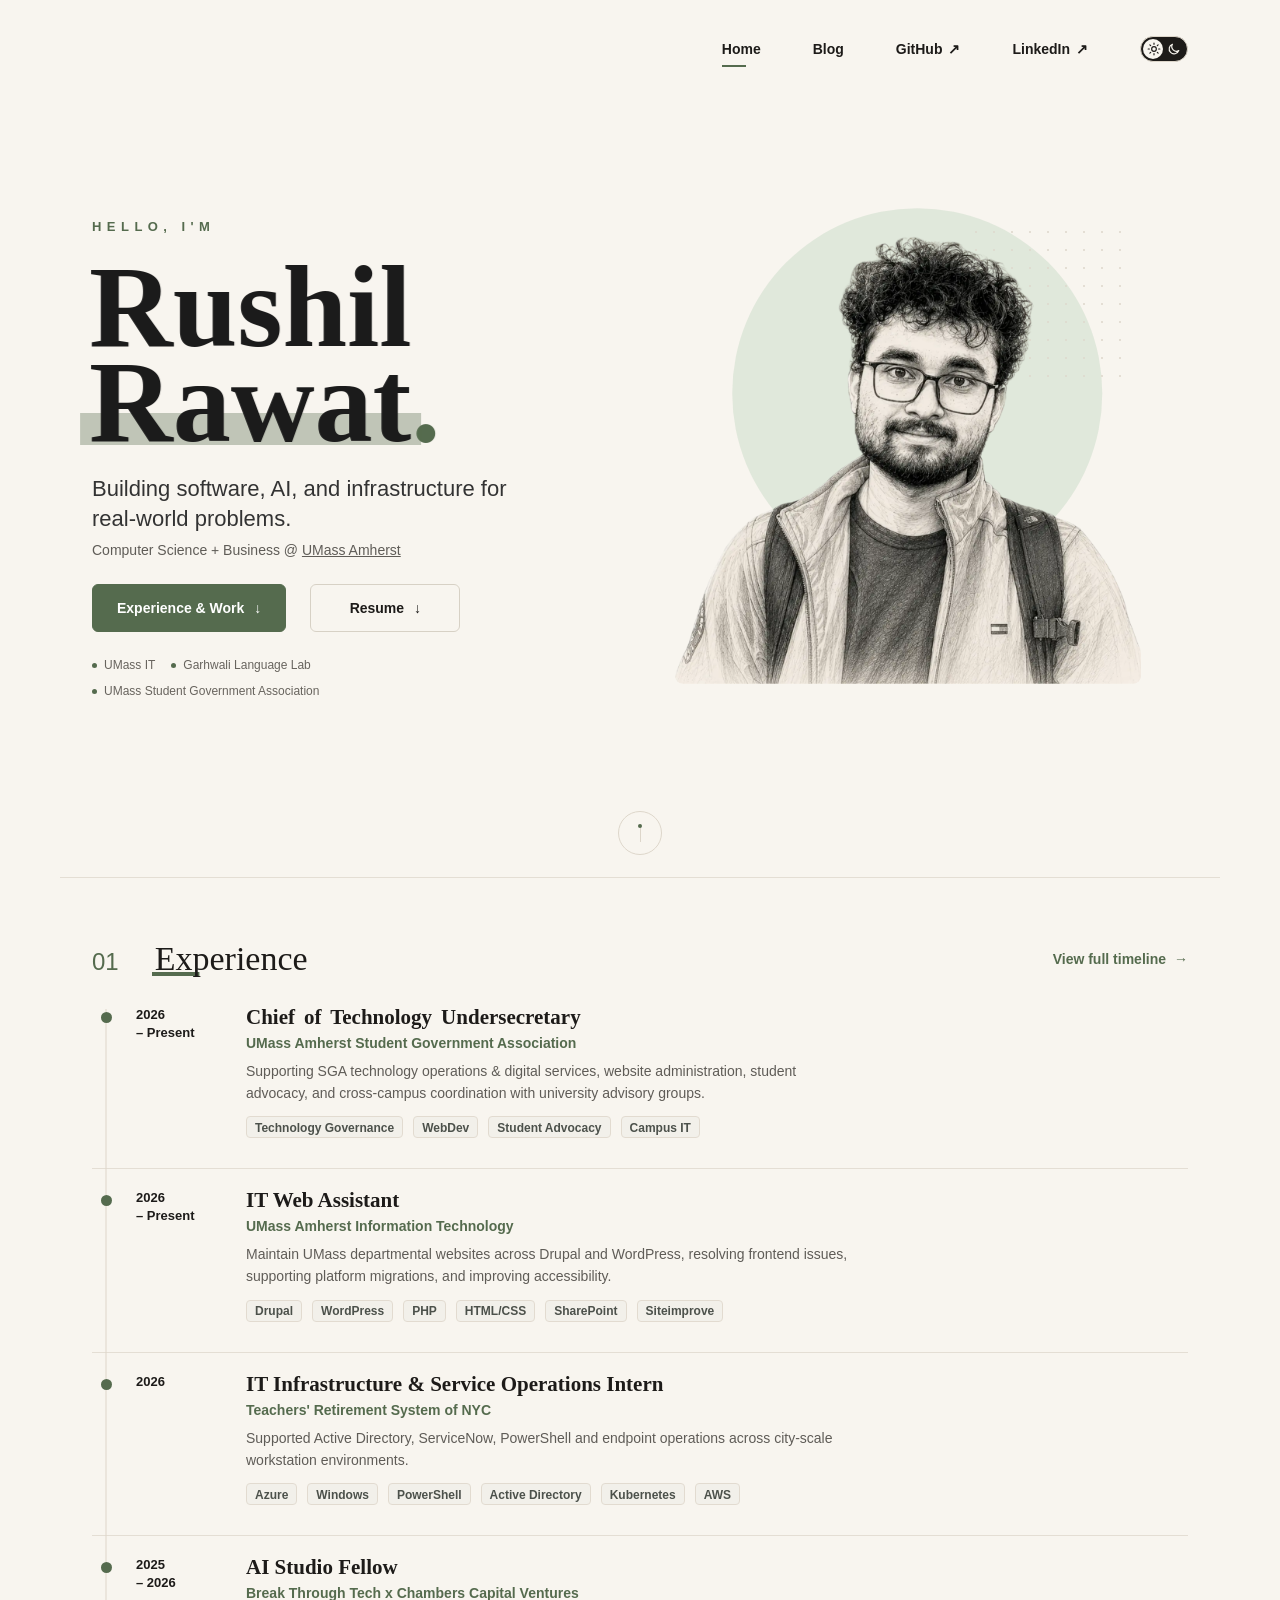
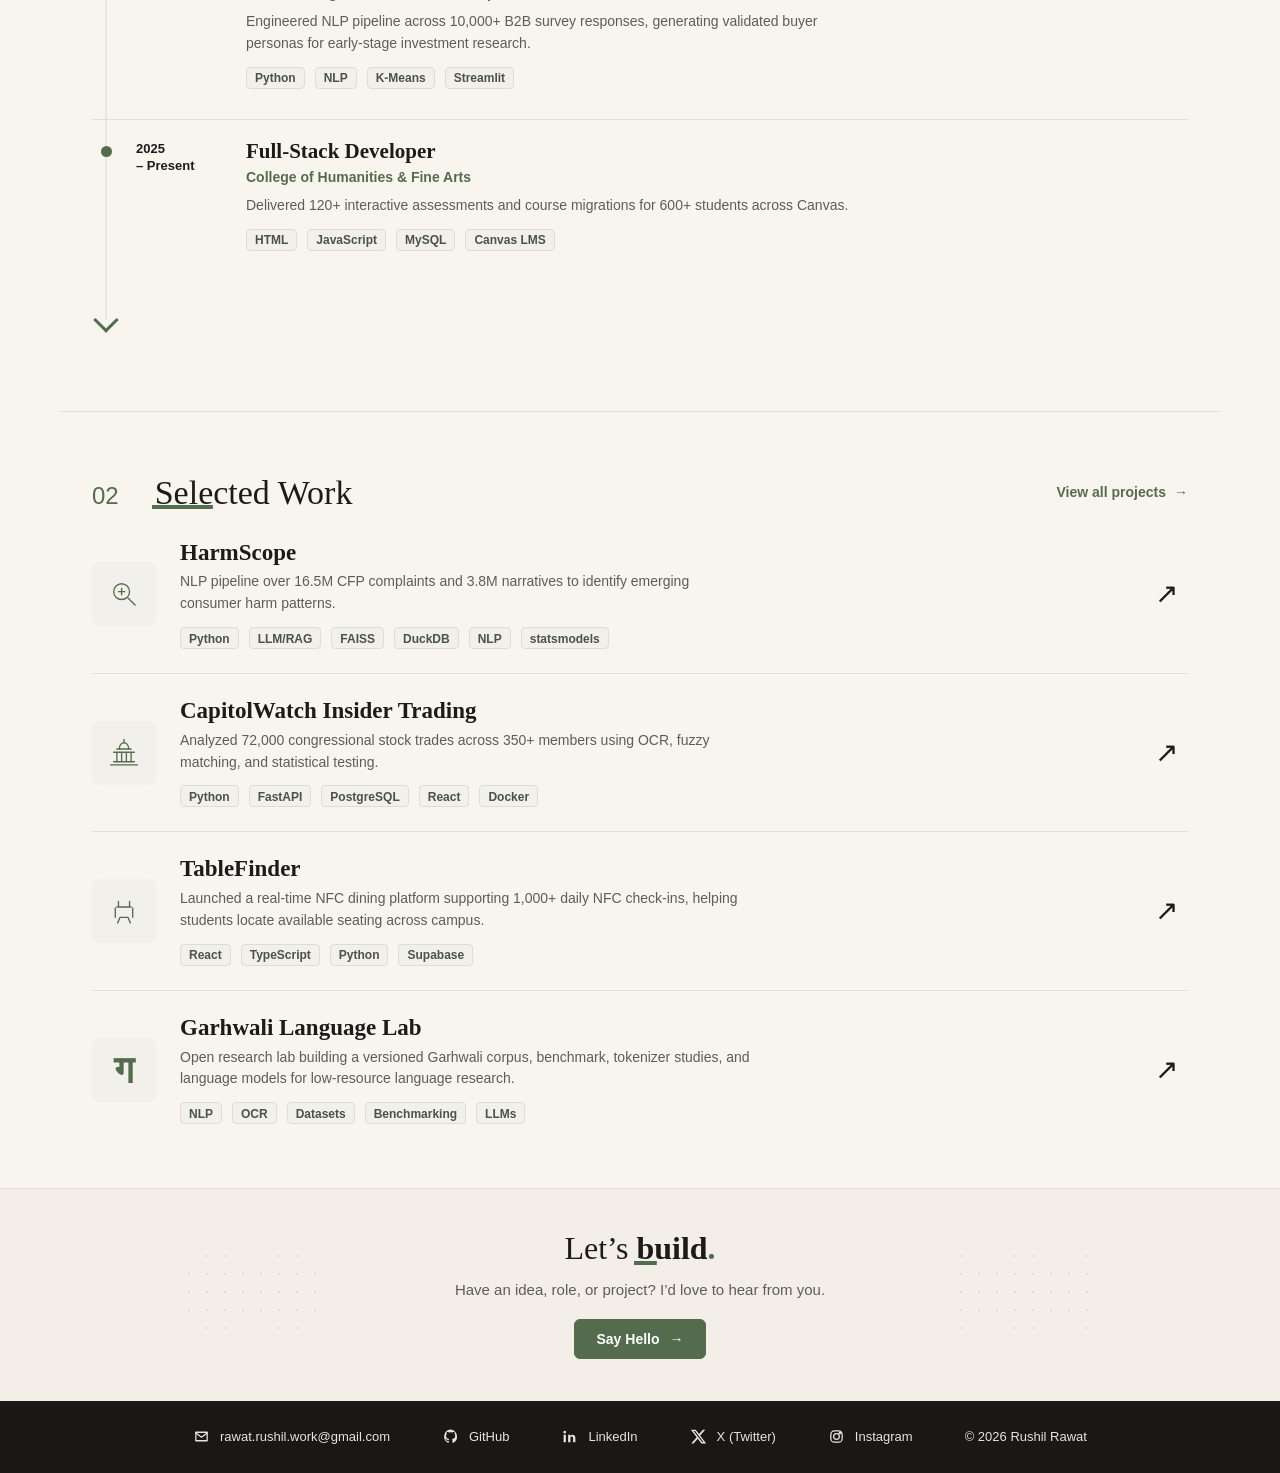
<file: index.html>
<!doctype html>
<html lang="en">
  <head>
    <meta charset="utf-8" />
    <meta name="viewport" content="width=device-width, initial-scale=1" />
    <meta
      name="description"
      content="Rushil Rawat is a UMass Amherst CS student building software, AI tools, and infrastructure for campus and city-scale systems."
    />
    <meta property="og:type" content="website" />
    <meta property="og:title" content="Rushil Rawat" />
    <meta property="og:url" content="https://rushilrawat.com/" />
    <meta
      property="og:description"
      content="UMass Amherst CS student building software, AI tools, and infrastructure for campus and city-scale systems."
    />
    <meta property="og:image" content="https://rushilrawat.com/assets/images/hero-rushil.webp" />
    <title>Rushil Rawat</title>
    <link rel="icon" href="favicon.ico" sizes="any" />
    <link rel="icon" type="image/svg+xml" href="assets/images/icon.svg" />
    <link rel="icon" type="image/png" href="favicon.png" sizes="512x512" />
    <link rel="apple-touch-icon" href="favicon.png" />
    <link rel="canonical" href="https://rushilrawat.com/" />
    <script type="application/ld+json">
      {
        "@context": "https://schema.org",
        "@graph": [
          {
            "@type": "Person",
            "@id": "https://rushilrawat.com/#person",
            "name": "Rushil Rawat",
            "url": "https://rushilrawat.com/",
            "email": "mailto:rawat.rushil.work@gmail.com",
            "affiliation": {
              "@type": "CollegeOrUniversity",
              "name": "University of Massachusetts Amherst"
            },
            "sameAs": [
              "https://github.com/rushilrawat",
              "https://www.linkedin.com/in/rushilrawat"
            ]
          },
          {
            "@type": "WebSite",
            "@id": "https://rushilrawat.com/#website",
            "url": "https://rushilrawat.com/",
            "name": "Rushil Rawat",
            "publisher": {
              "@id": "https://rushilrawat.com/#person"
            }
          }
        ]
      }
    </script>
    <link rel="stylesheet" href="styles.css" />
  </head>
  <body>
    <div class="site-shell">
      <header class="site-header">
        <nav class="site-nav" aria-label="Primary navigation">
          <a class="nav-link active" href="#home">Home</a>
          <a class="nav-link" href="blog.html">Blog</a>
          <a
            class="nav-link external"
            href="https://github.com/rushilrawat"
            target="_blank"
            rel="noopener noreferrer"
          >
            GitHub
            <span aria-hidden="true">&#x2197;&#xfe0e;</span>
          </a>
          <a
            class="nav-link external"
            href="https://www.linkedin.com/in/rushilrawat"
            target="_blank"
            rel="noopener noreferrer"
          >
            LinkedIn
            <span aria-hidden="true">&#x2197;&#xfe0e;</span>
          </a>
          <button class="theme-toggle" type="button" aria-label="Toggle dark mode">
            <span class="theme-icon theme-sun" aria-hidden="true">
              <svg viewBox="0 0 24 24">
                <circle cx="12" cy="12" r="4" />
                <path d="M12 2v2M12 20v2M4.9 4.9l1.4 1.4M17.7 17.7l1.4 1.4M2 12h2M20 12h2M4.9 19.1l1.4-1.4M17.7 6.3l1.4-1.4" />
              </svg>
            </span>
            <span class="theme-icon theme-moon" aria-hidden="true">
              <svg viewBox="0 0 24 24">
                <path d="M20.2 14.7A8 8 0 0 1 9.3 3.8 8.5 8.5 0 1 0 20.2 14.7z" />
              </svg>
            </span>
            <span class="theme-knob" aria-hidden="true"></span>
          </button>
        </nav>
      </header>

      <main>
        <section class="hero page-band" id="home" aria-label="Introduction">
          <div class="hero-copy">
            <p class="eyebrow">Hello, I'm</p>
            <h1>Rushil<br /><span class="heading-highlight">Rawat</span><span>.</span></h1>
            <p class="hero-text">
              <span class="hero-tagline">Building software, AI, and infrastructure for real-world problems.</span>
              <span class="hero-degree">
                Computer Science + Business @
                <a href="https://www.umass.edu/" target="_blank" rel="noopener noreferrer">UMass Amherst</a>
              </span>
            </p>

            <div class="hero-actions" aria-label="Primary actions">
              <a class="btn primary" href="#experience">
                Experience &amp; Work
                <span aria-hidden="true">&darr;</span>
              </a>
              <details class="resume-picker">
                <summary class="btn secondary">
                  Resume
                  <span aria-hidden="true">&darr;</span>
                </summary>
                <div class="resume-menu" aria-label="Choose a resume">
                  <a
                    class="resume-option"
                    href="assets/pdf/Rushil_Rawat_AIMLDS.pdf"
                    target="_blank"
                    rel="noopener noreferrer"
                  >
                    <span>AI / ML / DS</span>
                    <span aria-hidden="true">&#x2197;&#xfe0e;</span>
                  </a>
                  <a
                    class="resume-option"
                    href="assets/pdf/Rushil_Rawat_Resume_SWE.pdf"
                    target="_blank"
                    rel="noopener noreferrer"
                  >
                    <span>Software Engineering</span>
                    <span aria-hidden="true">&#x2197;&#xfe0e;</span>
                  </a>
                </div>
              </details>
            </div>

            <div class="currently" aria-label="Current focus">
              <ul>
                <li>UMass IT</li>
                <li>Garhwali Language Lab</li>
                <li>UMass Student Government Association</li>
              </ul>
            </div>
          </div>

          <div class="portrait-wrap" aria-label="Portrait of Rushil Rawat">
            <div class="portrait-dots" aria-hidden="true"></div>
            <div class="portrait-circle" aria-hidden="true"></div>
            <img
              src="assets/images/hero-rushil.webp?v=20260807"
              alt="Rushil Rawat smiling in Times Square"
              width="560"
              height="448"
            />
          </div>

          <a class="scroll-cue" href="#experience" aria-label="Scroll to experience">
            <span class="scroll-track" aria-hidden="true">
              <span class="scroll-dot"></span>
            </span>
          </a>
        </section>

        <section class="page-band section-with-rule" id="experience">
          <div class="section-heading">
            <div class="section-title">
              <span>01</span>
              <h2><a href="timeline.html"><span class="build-highlight">Experience</span></a></h2>
            </div>
            <a class="section-link" href="timeline.html">
              View full timeline
              <span aria-hidden="true">&rarr;</span>
            </a>
          </div>

          <div class="experience-list">
            <article class="experience-item">
              <div class="timeline-dot" aria-hidden="true"></div>
              <p class="date">
                <span>2026</span>
                <span>&ndash; Present</span>
              </p>
              <div class="experience-copy">
                <h3 class="sga-role-title">Chief of Technology Undersecretary</h3>
                <p class="organization">UMass Amherst Student Government Association</p>
                <p class="body-copy">
                  Supporting SGA technology operations &amp; digital services, website administration,
                  student advocacy, and cross-campus coordination with university
                  advisory groups.
                </p>
                <div class="skills" aria-label="Skills">
                  <span>Technology Governance</span>
                  <span>WebDev</span>
                  <span>Student Advocacy</span>
                  <span>Campus IT</span>
                </div>
              </div>
            </article>

            <article class="experience-item">
              <div class="timeline-dot" aria-hidden="true"></div>
              <p class="date">
                <span>2026</span>
                <span>&ndash; Present</span>
              </p>
              <div class="experience-copy">
                <h3>IT Web Assistant</h3>
                <p class="organization">UMass Amherst Information Technology</p>
                <p class="body-copy">
                  Maintain UMass departmental websites across Drupal and WordPress,
                  resolving frontend issues, supporting platform migrations, and improving accessibility.
                </p>
                <div class="skills" aria-label="Skills">
                  <span>Drupal</span>
                  <span>WordPress</span>
                  <span>PHP</span>
                  <span>HTML/CSS</span>
                  <span>SharePoint</span>
                  <span>Siteimprove</span>
                </div>
              </div>
            </article>

            <article class="experience-item">
              <div class="timeline-dot" aria-hidden="true"></div>
              <p class="date">
                <span>2026</span>
              </p>
              <div class="experience-copy">
                <h3>IT Infrastructure &amp; Service Operations Intern</h3>
                <p class="organization">Teachers' Retirement System of NYC</p>
                <p class="body-copy">
                  Supported Active Directory, ServiceNow, PowerShell and endpoint
                  operations across city-scale workstation environments.
                </p>
                <div class="skills" aria-label="Skills">
                  <span>Azure</span>
                  <span>Windows</span>
                  <span>PowerShell</span>
                  <span>Active Directory</span>
                  <span>Kubernetes</span>
                  <span>AWS</span>
                </div>
              </div>
            </article>

            <article class="experience-item">
              <div class="timeline-dot" aria-hidden="true"></div>
              <p class="date">
                <span>2025</span>
                <span>&ndash; 2026</span>
              </p>
              <div class="experience-copy">
                <h3>AI Studio Fellow</h3>
                <p class="organization">Break Through Tech x Chambers Capital Ventures</p>
                <p class="body-copy">
                  Engineered NLP pipeline across 10,000+ B2B survey responses,
                  generating validated buyer personas for early-stage investment
                  research.
                </p>
                <div class="skills" aria-label="Skills">
                  <span>Python</span>
                  <span>NLP</span>
                  <span>K-Means</span>
                  <span>Streamlit</span>
                </div>
              </div>
            </article>

            <article class="experience-item">
              <div class="timeline-dot" aria-hidden="true"></div>
              <p class="date">
                <span>2025</span>
                <span>&ndash; Present</span>
              </p>
              <div class="experience-copy">
                <h3>Full-Stack Developer</h3>
                <p class="organization">College of Humanities &amp; Fine Arts</p>
                <p class="body-copy">
                  Delivered 120+ interactive assessments and course migrations for
                  600+ students across Canvas.
                </p>
                <div class="skills" aria-label="Skills">
                  <span>HTML</span>
                  <span>JavaScript</span>
                  <span>MySQL</span>
                  <span>Canvas LMS</span>
                </div>
              </div>
            </article>

            <a
              class="timeline-more-cue"
              href="timeline.html"
              aria-label="View full experience timeline"
              title="View full timeline"
            >
              <span aria-hidden="true">&rsaquo;</span>
            </a>
          </div>
        </section>

        <section class="page-band section-with-rule" id="selected-work">
          <div class="section-heading">
            <div class="section-title">
              <span>02</span>
              <h2><a href="projects.html"><span class="build-highlight">Selected Work</span></a></h2>
            </div>
            <a
              class="section-link"
              href="projects.html"
            >
              View all projects
              <span aria-hidden="true">&rarr;</span>
            </a>
          </div>

          <div class="project-list">
            <article class="project-item">
              <div class="project-icon" aria-hidden="true">
                <svg viewBox="0 0 48 48"><circle cx="21" cy="21" r="10" /><path d="m29 29 9 9M17 21h8M21 17v8" /></svg>
              </div>
              <div class="project-copy">
                <h3><a class="project-title-link" href="https://github.com/rushilrawat/HarmScope" target="_blank" rel="noopener noreferrer">HarmScope</a></h3>
                <p>
                  NLP pipeline over 16.5M CFP complaints and 3.8M narratives to identify emerging consumer harm patterns.
                </p>
                <div class="skills" aria-label="Skills">
                  <span>Python</span><span>LLM/RAG</span><span>FAISS</span><span>DuckDB</span><span>NLP</span><span>statsmodels</span>
                </div>
              </div>
              <a class="project-arrow" href="https://github.com/rushilrawat/HarmScope" target="_blank" rel="noopener noreferrer" aria-label="View HarmScope">&#x2197;&#xfe0e;</a>
            </article>

            <article class="project-item">
              <div class="project-icon" aria-hidden="true">
                <svg viewBox="0 0 48 48"><path d="M7 39h34M11 35h26M15 35V23M21 35V23M27 35V23M33 35V23M11 23h26M15 19h18M18 19c0-5 3-8 6-8s6 3 6 8M24 7v4" /></svg>
              </div>
              <div class="project-copy">
                <h3><a class="project-title-link" href="https://github.com/rushilrawat/CapitolWatch" target="_blank" rel="noopener noreferrer">CapitolWatch Insider Trading</a></h3>
                <p>
                  Analyzed 72,000 congressional stock trades across 350+ members using OCR, fuzzy matching, and statistical testing.
                </p>
                <div class="skills" aria-label="Skills">
                  <span>Python</span><span>FastAPI</span><span>PostgreSQL</span><span>React</span><span>Docker</span>
                </div>
              </div>
              <a class="project-arrow" href="https://github.com/rushilrawat/CapitolWatch" target="_blank" rel="noopener noreferrer" aria-label="View CapitolWatch Insider Trading">&#x2197;&#xfe0e;</a>
            </article>

            <article class="project-item">
              <div class="project-icon" aria-hidden="true">
                <svg viewBox="0 0 48 48">
                  <path d="M13 20v12M35 20v12M15 19h18M17 12v7M31 12v7M19 32h10M19 32l-3 7M29 32l3 7" />
                </svg>
              </div>
              <div class="project-copy">
                <h3><a class="project-title-link" href="https://github.com/rushilrawat?tab=repositories&amp;q=TableFinder" target="_blank" rel="noopener noreferrer">TableFinder</a></h3>
                <p>
                  Launched a real-time NFC dining platform supporting 1,000+ daily NFC
                  check-ins, helping students locate available seating across campus.
                </p>
                <div class="skills" aria-label="Skills">
                  <span>React</span>
                  <span>TypeScript</span>
                  <span>Python</span>
                  <span>Supabase</span>
                </div>
              </div>
              <a
                class="project-arrow"
                href="https://github.com/rushilrawat?tab=repositories&amp;q=TableFinder"
                target="_blank"
                rel="noopener noreferrer"
                aria-label="View TableFinder"
              >
                &#x2197;&#xfe0e;
              </a>
            </article>

            <article class="project-item">
              <div class="project-icon glyph" aria-hidden="true">
                ग
              </div>
              <div class="project-copy">
                <h3><a class="project-title-link" href="https://github.com/rushilrawat/Garhwali-Language-Lab" target="_blank" rel="noopener noreferrer">Garhwali Language Lab</a></h3>
                <p>
                  Open research lab building a versioned Garhwali corpus, benchmark,
                  tokenizer studies, and language models for low-resource language research.
                </p>
                <div class="skills" aria-label="Skills">
                  <span>NLP</span><span>OCR</span><span>Datasets</span><span>Benchmarking</span><span>LLMs</span>
                </div>
              </div>
              <a
                class="project-arrow"
                href="https://github.com/rushilrawat/Garhwali-Language-Lab"
                target="_blank"
                rel="noopener noreferrer"
                aria-label="View Garhwali Language Lab"
              >
                &#x2197;&#xfe0e;
              </a>
            </article>

          </div>
        </section>

        <section class="cta-band" id="blog">
          <div class="dot-field left" aria-hidden="true"></div>
          <div class="cta-copy">
            <h2><span class="build-intro">Let&rsquo;s</span> <span class="build-highlight" tabindex="0">build</span><span class="build-period">.</span></h2>
            <p>
              Have an idea, role, or project? I&rsquo;d love to hear from you.
            </p>
            <a class="btn primary compact" href="mailto:rawat.rushil.work@gmail.com">
              Say Hello
              <span aria-hidden="true">&rarr;</span>
            </a>
          </div>
          <div class="dot-field right" aria-hidden="true"></div>
        </section>
      </main>

      <footer class="site-footer">
        <a href="mailto:rawat.rushil.work@gmail.com">
          <svg aria-hidden="true" viewBox="0 0 24 24">
            <path d="M4 6h16v12H4z" />
            <path d="M4 7l8 6 8-6" />
          </svg>
          rawat.rushil.work@gmail.com
        </a>
        <a href="https://github.com/rushilrawat" target="_blank" rel="noopener noreferrer">
          <svg aria-hidden="true" viewBox="0 0 24 24">
            <path d="M12 2a10 10 0 0 0-3.2 19c.5.1.7-.2.7-.5v-2c-2.8.6-3.4-1.2-3.4-1.2-.5-1.1-1.1-1.4-1.1-1.4-.9-.6.1-.6.1-.6 1 0 1.5 1 1.5 1 .9 1.5 2.4 1.1 3 .8.1-.7.4-1.1.7-1.4-2.2-.3-4.6-1.1-4.6-5A3.9 3.9 0 0 1 6.8 8c-.1-.3-.4-1.3.1-2.7 0 0 .9-.3 2.8 1a9.6 9.6 0 0 1 5.1 0c1.9-1.3 2.8-1 2.8-1 .5 1.4.2 2.4.1 2.7a3.9 3.9 0 0 1 1 2.7c0 3.9-2.4 4.7-4.6 5 .4.3.7.9.7 1.8v3c0 .3.2.6.7.5A10 10 0 0 0 12 2z" />
          </svg>
          GitHub
        </a>
        <a href="https://www.linkedin.com/in/rushilrawat" target="_blank" rel="noopener noreferrer">
          <svg aria-hidden="true" viewBox="0 0 24 24">
            <path d="M6.9 9.4H3.7V20h3.2V9.4zM5.3 4a1.9 1.9 0 1 0 0 3.8 1.9 1.9 0 0 0 0-3.8zM20.3 20v-5.8c0-3.1-1.7-4.6-4-4.6a3.4 3.4 0 0 0-3.1 1.7V9.4h-3.1V20h3.2v-5.2c0-1.4.3-2.8 2-2.8s1.8 1.6 1.8 2.9V20h3.2z" />
          </svg>
          LinkedIn
        </a>
        <a href="https://x.com/rushilrawat" target="_blank" rel="noopener noreferrer">
          <svg aria-hidden="true" viewBox="0 0 24 24">
            <path d="M18.2 2.3h3.3l-7.2 8.2 8.5 11.3h-6.7L11 15l-6 6.8H1.7l7.7-8.9L1.3 2.3h6.8l4.7 6.2 5.4-6.2zm-1.1 17.5h1.8L7.1 4.1H5.1l12 15.7z" />
          </svg>
          X (Twitter)
        </a>
        <a href="https://www.instagram.com/rushrushrushil/" target="_blank" rel="noopener noreferrer">
          <svg aria-hidden="true" viewBox="0 0 24 24">
            <rect x="4" y="4" width="16" height="16" rx="5" />
            <circle cx="12" cy="12" r="4" />
            <circle cx="17" cy="7" r="1" />
          </svg>
          Instagram
        </a>
        <p>&copy; 2026 Rushil Rawat</p>
      </footer>
    </div>

    <script src="script.js?v=20260807"></script>
  </body>
</html>
</file>
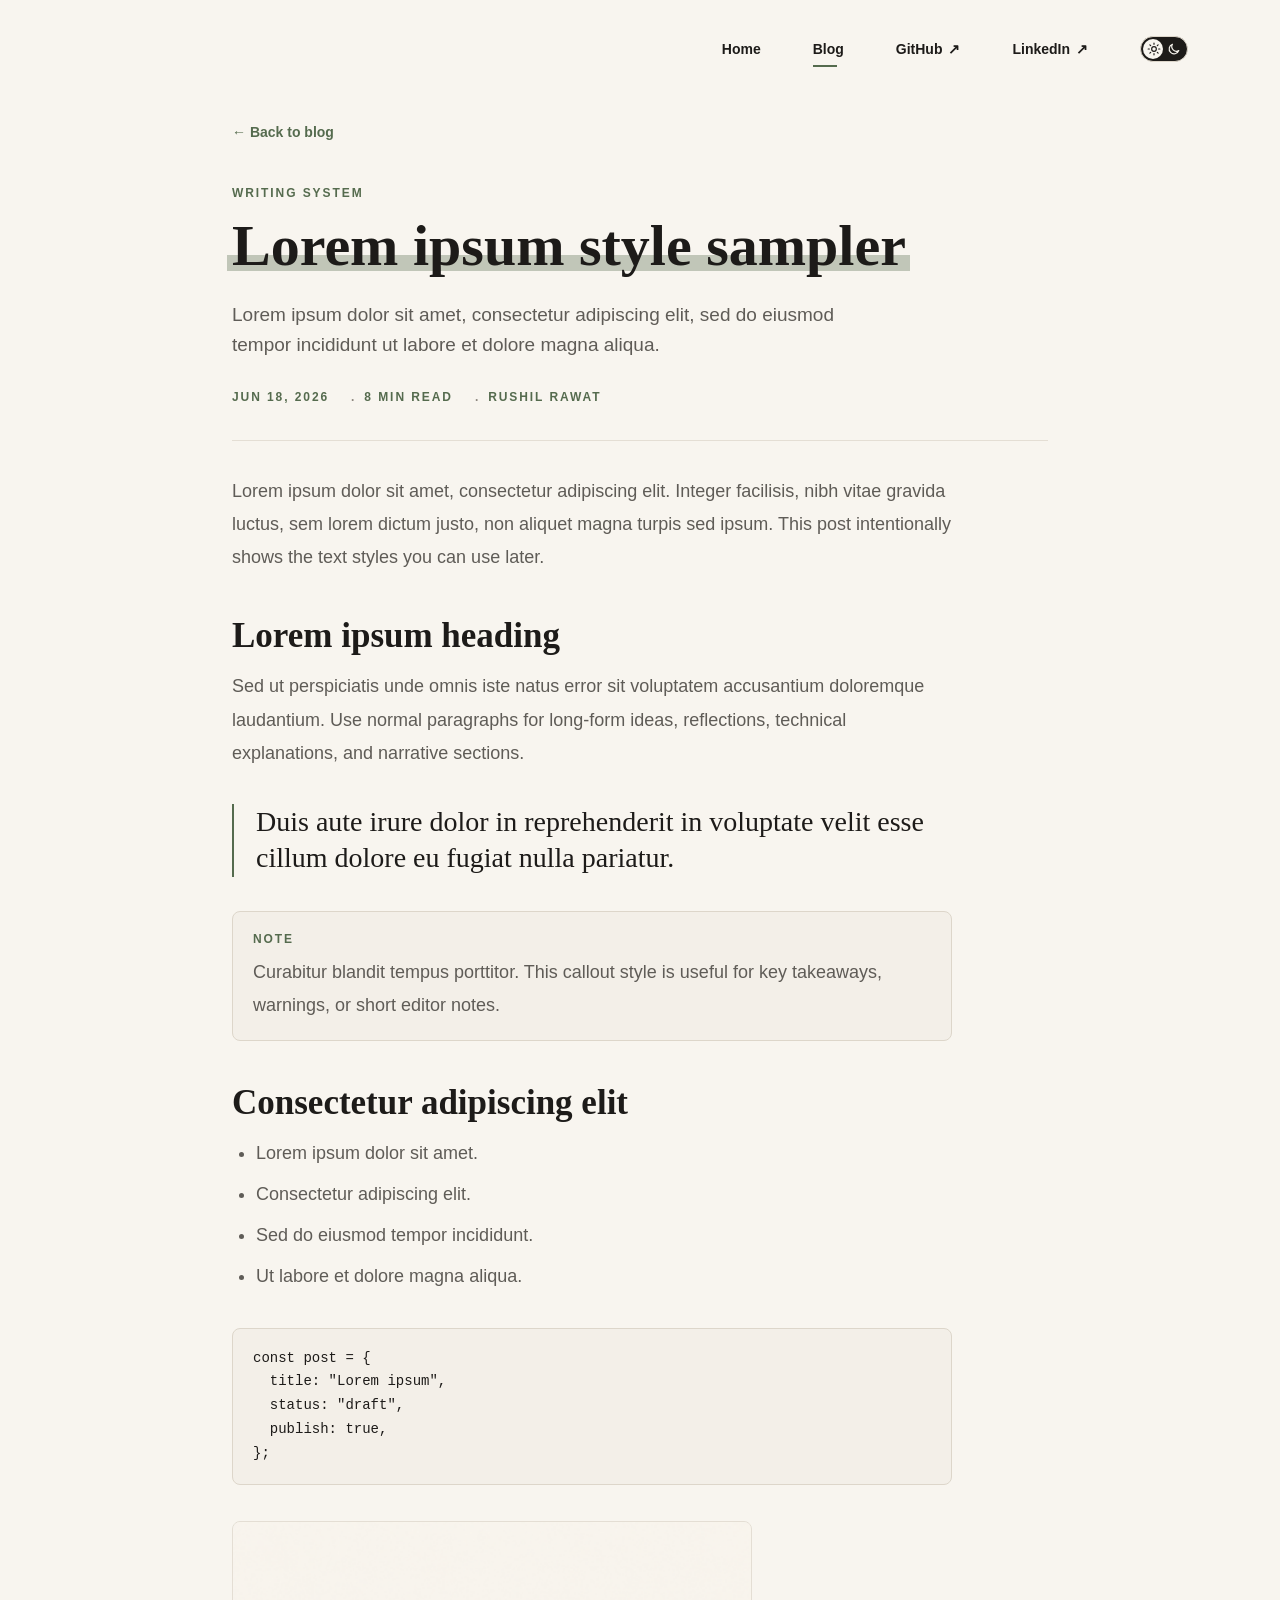
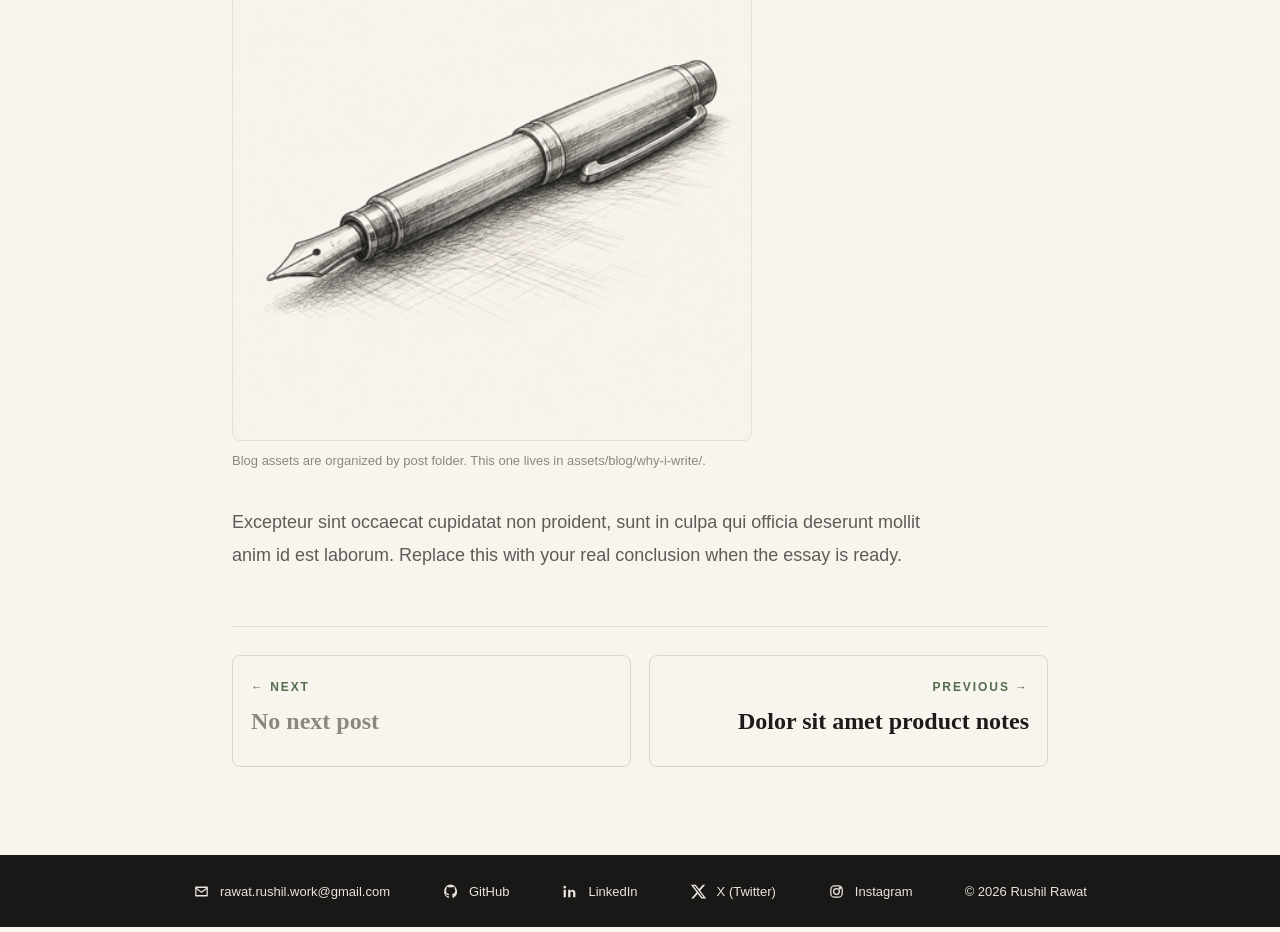
<file: blog-test-1.html>
<!doctype html>
<html lang="en">
  <head>
    <meta charset="utf-8" />
    <meta
      http-equiv="refresh"
      content="0; url=post.html?slug=blog-test-1"
    />
    <meta name="viewport" content="width=device-width, initial-scale=1" />
    <meta
      name="description"
      content="Lorem ipsum style sampler - an article by Rushil Rawat."
    />
    <meta property="og:type" content="article" />
    <meta property="og:title" content="Lorem ipsum style sampler | Rushil Rawat" />
    <meta property="og:description" content="Lorem ipsum style sampler - an article by Rushil Rawat." />
    <meta property="og:image" content="https://rushilrawat.com/assets/images/hero-rushil.webp" />
    <meta property="og:url" content="https://rushilrawat.com/post.html?slug=blog-test-1" />
    <title>Lorem ipsum style sampler | Rushil Rawat</title>
    <link rel="canonical" href="https://rushilrawat.com/post.html?slug=blog-test-1" />
    <link rel="icon" href="favicon.ico" sizes="any" />
    <link rel="icon" type="image/svg+xml" href="assets/images/icon.svg" />
    <link rel="icon" type="image/png" href="favicon.png" sizes="512x512" />
    <link rel="apple-touch-icon" href="favicon.png" />
  </head>
  <body>
    <p>
      Redirecting to
      <a href="post.html?slug=blog-test-1">
        Lorem ipsum style sampler
      </a>.
    </p>
  </body>
</html>
</file>
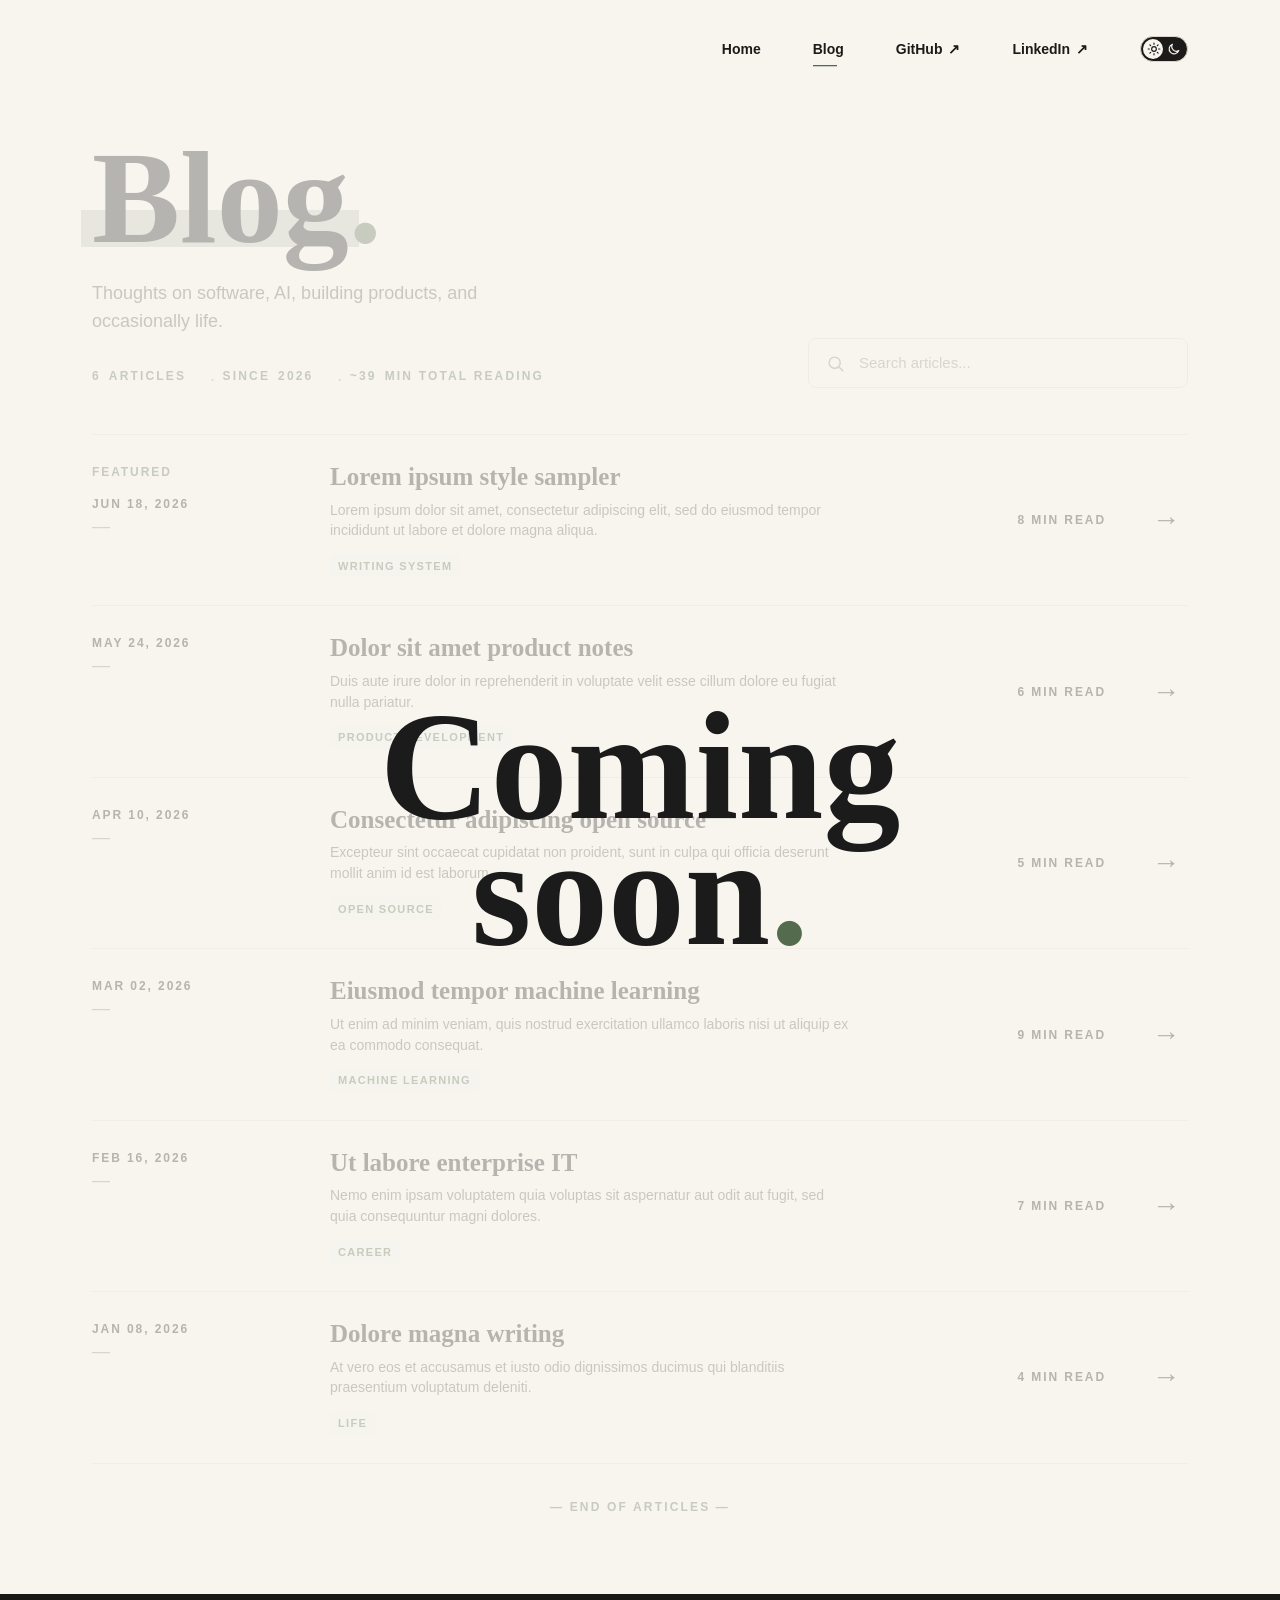
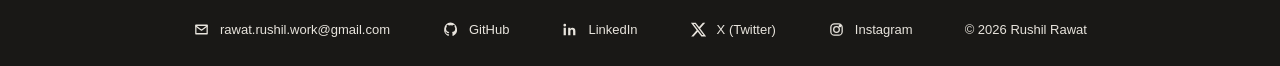
<file: blog.html>
<!doctype html>
<html lang="en">
  <head>
    <meta charset="utf-8" />
    <meta name="viewport" content="width=device-width, initial-scale=1" />
    <meta
      name="description"
      content="Rushil Rawat's writing on software, AI, infrastructure, products, and learning."
    />
    <meta property="og:type" content="website" />
    <meta property="og:title" content="Blog | Rushil Rawat" />
    <meta property="og:url" content="https://rushilrawat.com/blog.html" />
    <meta
      property="og:description"
      content="Rushil Rawat's writing on software, AI, infrastructure, products, and learning."
    />
    <meta property="og:image" content="https://rushilrawat.com/assets/images/hero-rushil.webp" />
    <title>Blog | Rushil Rawat</title>
    <link rel="icon" href="favicon.ico" sizes="any" />
    <link rel="icon" type="image/svg+xml" href="assets/images/icon.svg" />
    <link rel="icon" type="image/png" href="favicon.png" sizes="512x512" />
    <link rel="apple-touch-icon" href="favicon.png" />
    <link rel="canonical" href="https://rushilrawat.com/blog.html" />
    <link rel="stylesheet" href="styles.css" />
  </head>
  <body>
    <div class="site-shell">
      <header class="site-header">
        <nav class="site-nav" aria-label="Primary navigation">
          <a class="nav-link" href="index.html">Home</a>
          <a class="nav-link active" href="blog.html">Blog</a>
          <a
            class="nav-link external"
            href="https://github.com/rushilrawat"
            target="_blank"
            rel="noopener noreferrer"
          >
            GitHub
            <span aria-hidden="true">&#x2197;&#xfe0e;</span>
          </a>
          <a
            class="nav-link external"
            href="https://www.linkedin.com/in/rushilrawat"
            target="_blank"
            rel="noopener noreferrer"
          >
            LinkedIn
            <span aria-hidden="true">&#x2197;&#xfe0e;</span>
          </a>
          <button class="theme-toggle" type="button" aria-label="Toggle dark mode">
            <span class="theme-icon theme-sun" aria-hidden="true">
              <svg viewBox="0 0 24 24">
                <circle cx="12" cy="12" r="4" />
                <path d="M12 2v2M12 20v2M4.9 4.9l1.4 1.4M17.7 17.7l1.4 1.4M2 12h2M20 12h2M4.9 19.1l1.4-1.4M17.7 6.3l1.4-1.4" />
              </svg>
            </span>
            <span class="theme-icon theme-moon" aria-hidden="true">
              <svg viewBox="0 0 24 24">
                <path d="M20.2 14.7A8 8 0 0 1 9.3 3.8 8.5 8.5 0 1 0 20.2 14.7z" />
              </svg>
            </span>
            <span class="theme-knob" aria-hidden="true"></span>
          </button>
        </nav>
      </header>

      <main class="blog-page">
        <section class="blog-hero page-band" aria-label="Blog introduction">
          <div class="blog-hero-copy">
            <h1><span class="heading-highlight">Blog</span><span>.</span></h1>
            <p>
              Thoughts on software, AI, building products, and occasionally life.
            </p>
            <dl class="blog-stats" aria-label="Blog statistics">
              <div>
                <dt data-blog-count>6</dt>
                <dd>Articles</dd>
              </div>
              <div>
                <dt>Since</dt>
                <dd>2026</dd>
              </div>
              <div>
                <dt data-blog-minutes>~39</dt>
                <dd>Min total reading</dd>
              </div>
            </dl>
          </div>

          <label class="blog-search">
            <svg aria-hidden="true" viewBox="0 0 24 24">
              <circle cx="11" cy="11" r="7" />
              <path d="M16.5 16.5 21 21" />
            </svg>
            <input
              class="blog-search-input"
              type="search"
              placeholder="Search articles..."
              aria-label="Search articles"
            />
          </label>
        </section>

        <section class="blog-index page-band" aria-label="Article list">
          <div class="blog-list" data-page-size="10"></div>
          <nav class="blog-pagination" aria-label="Blog pages"></nav>

          <p class="blog-empty" hidden>No articles match that search.</p>
          <p class="end-marker">&mdash; End of articles &mdash;</p>
        </section>

        <div class="blog-coming-soon" role="status" aria-label="Blog coming soon">
          <p>Coming<br />soon<span>.</span></p>
        </div>
      </main>

      <footer class="site-footer">
        <a href="mailto:rawat.rushil.work@gmail.com">
          <svg aria-hidden="true" viewBox="0 0 24 24">
            <path d="M4 6h16v12H4z" />
            <path d="M4 7l8 6 8-6" />
          </svg>
          rawat.rushil.work@gmail.com
        </a>
        <a href="https://github.com/rushilrawat" target="_blank" rel="noopener noreferrer">
          <svg aria-hidden="true" viewBox="0 0 24 24">
            <path d="M12 2a10 10 0 0 0-3.2 19c.5.1.7-.2.7-.5v-2c-2.8.6-3.4-1.2-3.4-1.2-.5-1.1-1.1-1.4-1.1-1.4-.9-.6.1-.6.1-.6 1 0 1.5 1 1.5 1 .9 1.5 2.4 1.1 3 .8.1-.7.4-1.1.7-1.4-2.2-.3-4.6-1.1-4.6-5A3.9 3.9 0 0 1 6.8 8c-.1-.3-.4-1.3.1-2.7 0 0 .9-.3 2.8 1a9.6 9.6 0 0 1 5.1 0c1.9-1.3 2.8-1 2.8-1 .5 1.4.2 2.4.1 2.7a3.9 3.9 0 0 1 1 2.7c0 3.9-2.4 4.7-4.6 5 .4.3.7.9.7 1.8v3c0 .3.2.6.7.5A10 10 0 0 0 12 2z" />
          </svg>
          GitHub
        </a>
        <a href="https://www.linkedin.com/in/rushilrawat" target="_blank" rel="noopener noreferrer">
          <svg aria-hidden="true" viewBox="0 0 24 24">
            <path d="M6.9 9.4H3.7V20h3.2V9.4zM5.3 4a1.9 1.9 0 1 0 0 3.8 1.9 1.9 0 0 0 0-3.8zM20.3 20v-5.8c0-3.1-1.7-4.6-4-4.6a3.4 3.4 0 0 0-3.1 1.7V9.4h-3.1V20h3.2v-5.2c0-1.4.3-2.8 2-2.8s1.8 1.6 1.8 2.9V20h3.2z" />
          </svg>
          LinkedIn
        </a>
        <a href="https://x.com/rushilrawat" target="_blank" rel="noopener noreferrer">
          <svg aria-hidden="true" viewBox="0 0 24 24">
            <path d="M18.2 2.3h3.3l-7.2 8.2 8.5 11.3h-6.7L11 15l-6 6.8H1.7l7.7-8.9L1.3 2.3h6.8l4.7 6.2 5.4-6.2zm-1.1 17.5h1.8L7.1 4.1H5.1l12 15.7z" />
          </svg>
          X (Twitter)
        </a>
        <a href="https://www.instagram.com/rushrushrushil/" target="_blank" rel="noopener noreferrer">
          <svg aria-hidden="true" viewBox="0 0 24 24">
            <rect x="4" y="4" width="16" height="16" rx="5" />
            <circle cx="12" cy="12" r="4" />
            <circle cx="17" cy="7" r="1" />
          </svg>
          Instagram
        </a>
        <p>&copy; 2026 Rushil Rawat</p>
      </footer>
    </div>

    <script src="blog-data.js"></script>
    <script src="script.js?v=20260807"></script>
  </body>
</html>
</file>
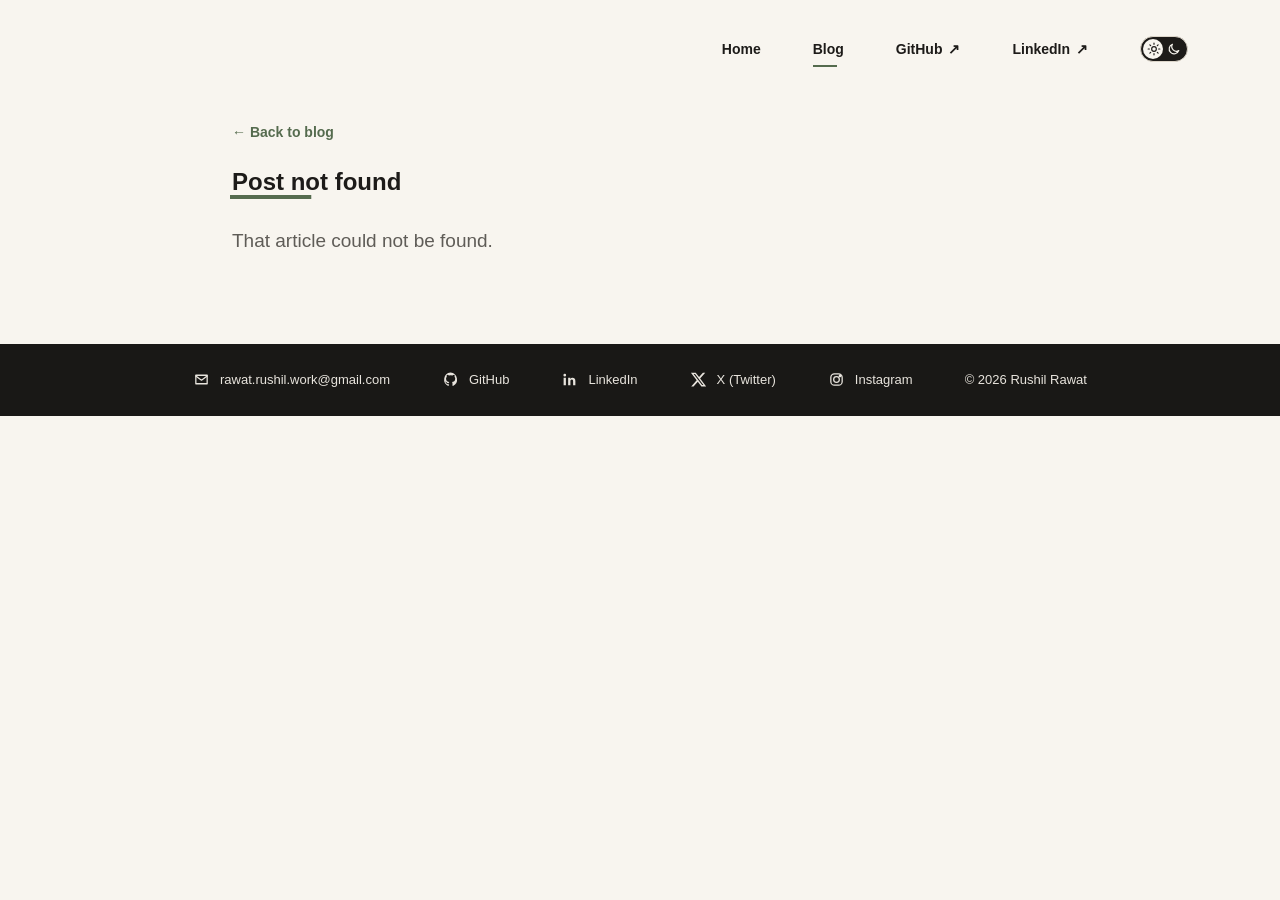
<file: building-software-for-a-city-that-never-sleeps.html>
<!doctype html>
<html lang="en">
  <head>
    <meta charset="utf-8" />
    <meta
      http-equiv="refresh"
      content="0; url=post.html?slug=building-software-for-a-city-that-never-sleeps"
    />
    <meta name="viewport" content="width=device-width, initial-scale=1" />
    <meta
      name="description"
      content="Lorem ipsum style sampler - an article by Rushil Rawat."
    />
    <title>Lorem ipsum style sampler | Rushil Rawat</title>
    <link rel="canonical" href="post.html?slug=building-software-for-a-city-that-never-sleeps" />
    <link rel="icon" type="image/svg+xml" href="assets/images/icon.svg" />
  </head>
  <body>
    <p>
      Redirecting to
      <a href="post.html?slug=building-software-for-a-city-that-never-sleeps">
        Lorem ipsum style sampler
      </a>.
    </p>
  </body>
</html>
</file>
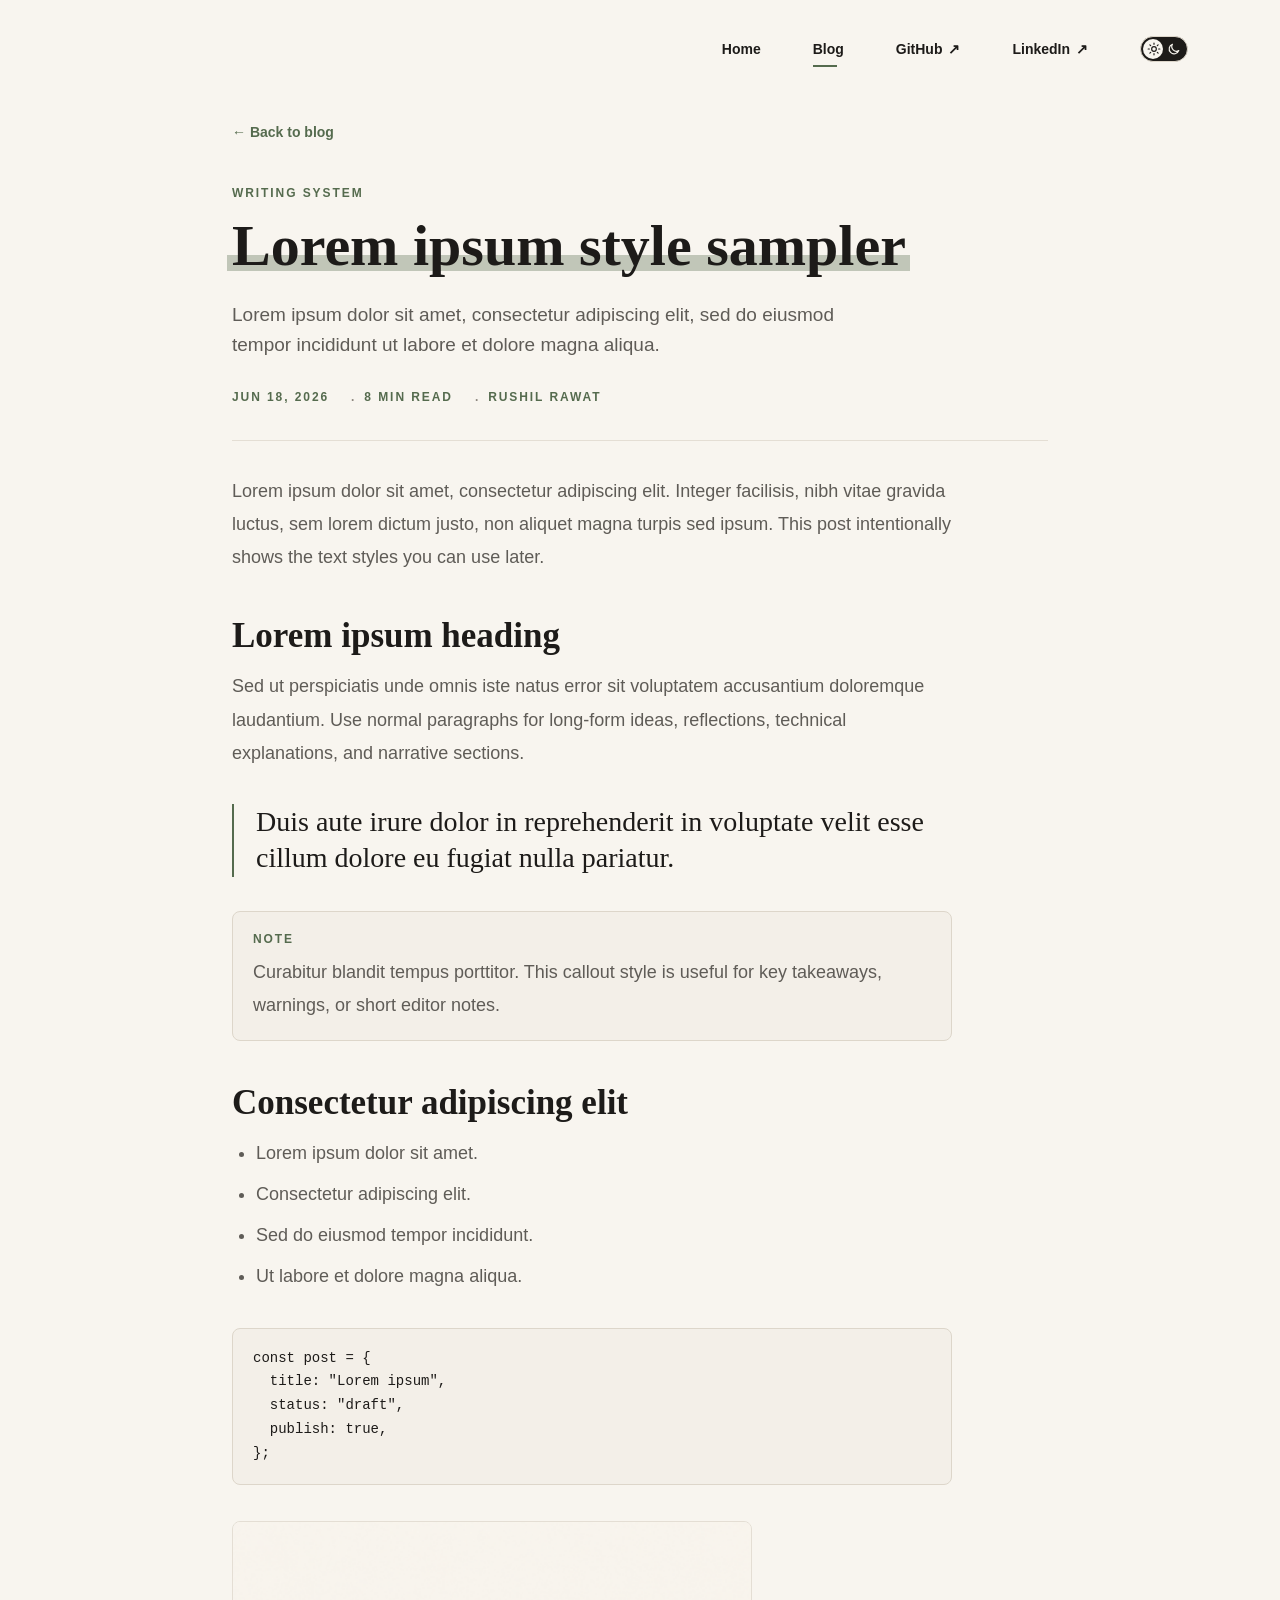
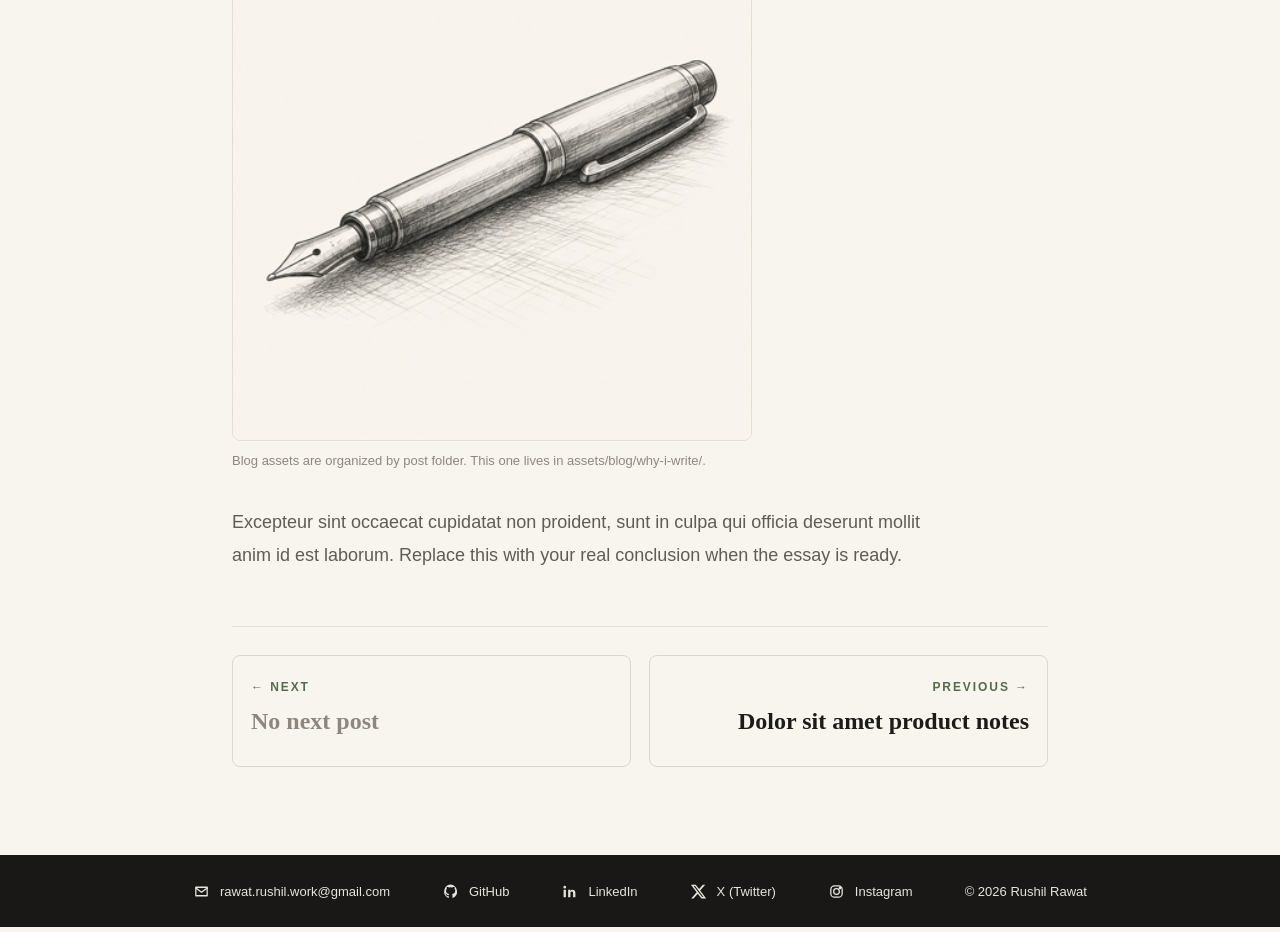
<file: post.html>
<!doctype html>
<html lang="en">
  <head>
    <meta charset="utf-8" />
    <meta name="viewport" content="width=device-width, initial-scale=1" />
    <meta
      name="description"
      content="An article by Rushil Rawat on software, AI, infrastructure, products, and learning."
    />
    <meta property="og:type" content="article" />
    <meta property="og:title" content="Article | Rushil Rawat" />
    <meta property="og:url" content="https://rushilrawat.com/post.html" />
    <meta
      property="og:description"
      content="An article by Rushil Rawat on software, AI, infrastructure, products, and learning."
    />
    <meta property="og:image" content="https://rushilrawat.com/assets/images/hero-rushil.webp" />
    <title>Article | Rushil Rawat</title>
    <link rel="icon" href="favicon.ico" sizes="any" />
    <link rel="icon" type="image/svg+xml" href="assets/images/icon.svg" />
    <link rel="icon" type="image/png" href="favicon.png" sizes="512x512" />
    <link rel="apple-touch-icon" href="favicon.png" />
    <link rel="canonical" href="https://rushilrawat.com/post.html" />
    <script type="application/ld+json" id="article-schema">
      {
        "@context": "https://schema.org",
        "@type": "Article",
        "headline": "Article | Rushil Rawat",
        "description": "An article by Rushil Rawat on software, AI, infrastructure, products, and learning.",
        "author": {
          "@type": "Person",
          "name": "Rushil Rawat",
          "url": "https://rushilrawat.com/"
        },
        "publisher": {
          "@type": "Person",
          "name": "Rushil Rawat"
        }
      }
    </script>
    <link rel="stylesheet" href="styles.css" />
  </head>
  <body>
    <div class="site-shell">
      <header class="site-header">
        <nav class="site-nav" aria-label="Primary navigation">
          <a class="nav-link" href="index.html">Home</a>
          <a class="nav-link active" href="blog.html">Blog</a>
          <a
            class="nav-link external"
            href="https://github.com/rushilrawat"
            target="_blank"
            rel="noopener noreferrer"
          >
            GitHub
            <span aria-hidden="true">&#x2197;&#xfe0e;</span>
          </a>
          <a
            class="nav-link external"
            href="https://www.linkedin.com/in/rushilrawat"
            target="_blank"
            rel="noopener noreferrer"
          >
            LinkedIn
            <span aria-hidden="true">&#x2197;&#xfe0e;</span>
          </a>
          <button class="theme-toggle" type="button" aria-label="Toggle dark mode">
            <span class="theme-icon theme-sun" aria-hidden="true">
              <svg viewBox="0 0 24 24">
                <circle cx="12" cy="12" r="4" />
                <path d="M12 2v2M12 20v2M4.9 4.9l1.4 1.4M17.7 17.7l1.4 1.4M2 12h2M20 12h2M4.9 19.1l1.4-1.4M17.7 6.3l1.4-1.4" />
              </svg>
            </span>
            <span class="theme-icon theme-moon" aria-hidden="true">
              <svg viewBox="0 0 24 24">
                <path d="M20.2 14.7A8 8 0 0 1 9.3 3.8 8.5 8.5 0 1 0 20.2 14.7z" />
              </svg>
            </span>
            <span class="theme-knob" aria-hidden="true"></span>
          </button>
        </nav>
      </header>

      <main>
        <article class="article-page page-band" data-post-page></article>
      </main>

      <footer class="site-footer">
        <a href="mailto:rawat.rushil.work@gmail.com">
          <svg aria-hidden="true" viewBox="0 0 24 24">
            <path d="M4 6h16v12H4z" />
            <path d="M4 7l8 6 8-6" />
          </svg>
          rawat.rushil.work@gmail.com
        </a>
        <a href="https://github.com/rushilrawat" target="_blank" rel="noopener noreferrer">
          <svg aria-hidden="true" viewBox="0 0 24 24">
            <path d="M12 2a10 10 0 0 0-3.2 19c.5.1.7-.2.7-.5v-2c-2.8.6-3.4-1.2-3.4-1.2-.5-1.1-1.1-1.4-1.1-1.4-.9-.6.1-.6.1-.6 1 0 1.5 1 1.5 1 .9 1.5 2.4 1.1 3 .8.1-.7.4-1.1.7-1.4-2.2-.3-4.6-1.1-4.6-5A3.9 3.9 0 0 1 6.8 8c-.1-.3-.4-1.3.1-2.7 0 0 .9-.3 2.8 1a9.6 9.6 0 0 1 5.1 0c1.9-1.3 2.8-1 2.8-1 .5 1.4.2 2.4.1 2.7a3.9 3.9 0 0 1 1 2.7c0 3.9-2.4 4.7-4.6 5 .4.3.7.9.7 1.8v3c0 .3.2.6.7.5A10 10 0 0 0 12 2z" />
          </svg>
          GitHub
        </a>
        <a href="https://www.linkedin.com/in/rushilrawat" target="_blank" rel="noopener noreferrer">
          <svg aria-hidden="true" viewBox="0 0 24 24">
            <path d="M6.9 9.4H3.7V20h3.2V9.4zM5.3 4a1.9 1.9 0 1 0 0 3.8 1.9 1.9 0 0 0 0-3.8zM20.3 20v-5.8c0-3.1-1.7-4.6-4-4.6a3.4 3.4 0 0 0-3.1 1.7V9.4h-3.1V20h3.2v-5.2c0-1.4.3-2.8 2-2.8s1.8 1.6 1.8 2.9V20h3.2z" />
          </svg>
          LinkedIn
        </a>
        <a href="https://x.com/rushilrawat" target="_blank" rel="noopener noreferrer">
          <svg aria-hidden="true" viewBox="0 0 24 24">
            <path d="M18.2 2.3h3.3l-7.2 8.2 8.5 11.3h-6.7L11 15l-6 6.8H1.7l7.7-8.9L1.3 2.3h6.8l4.7 6.2 5.4-6.2zm-1.1 17.5h1.8L7.1 4.1H5.1l12 15.7z" />
          </svg>
          X (Twitter)
        </a>
        <a href="https://www.instagram.com/rushrushrushil/" target="_blank" rel="noopener noreferrer">
          <svg aria-hidden="true" viewBox="0 0 24 24">
            <rect x="4" y="4" width="16" height="16" rx="5" />
            <circle cx="12" cy="12" r="4" />
            <circle cx="17" cy="7" r="1" />
          </svg>
          Instagram
        </a>
        <p>&copy; 2026 Rushil Rawat</p>
      </footer>
    </div>

    <script src="blog-data.js"></script>
    <script src="script.js?v=20260807"></script>
  </body>
</html>
</file>
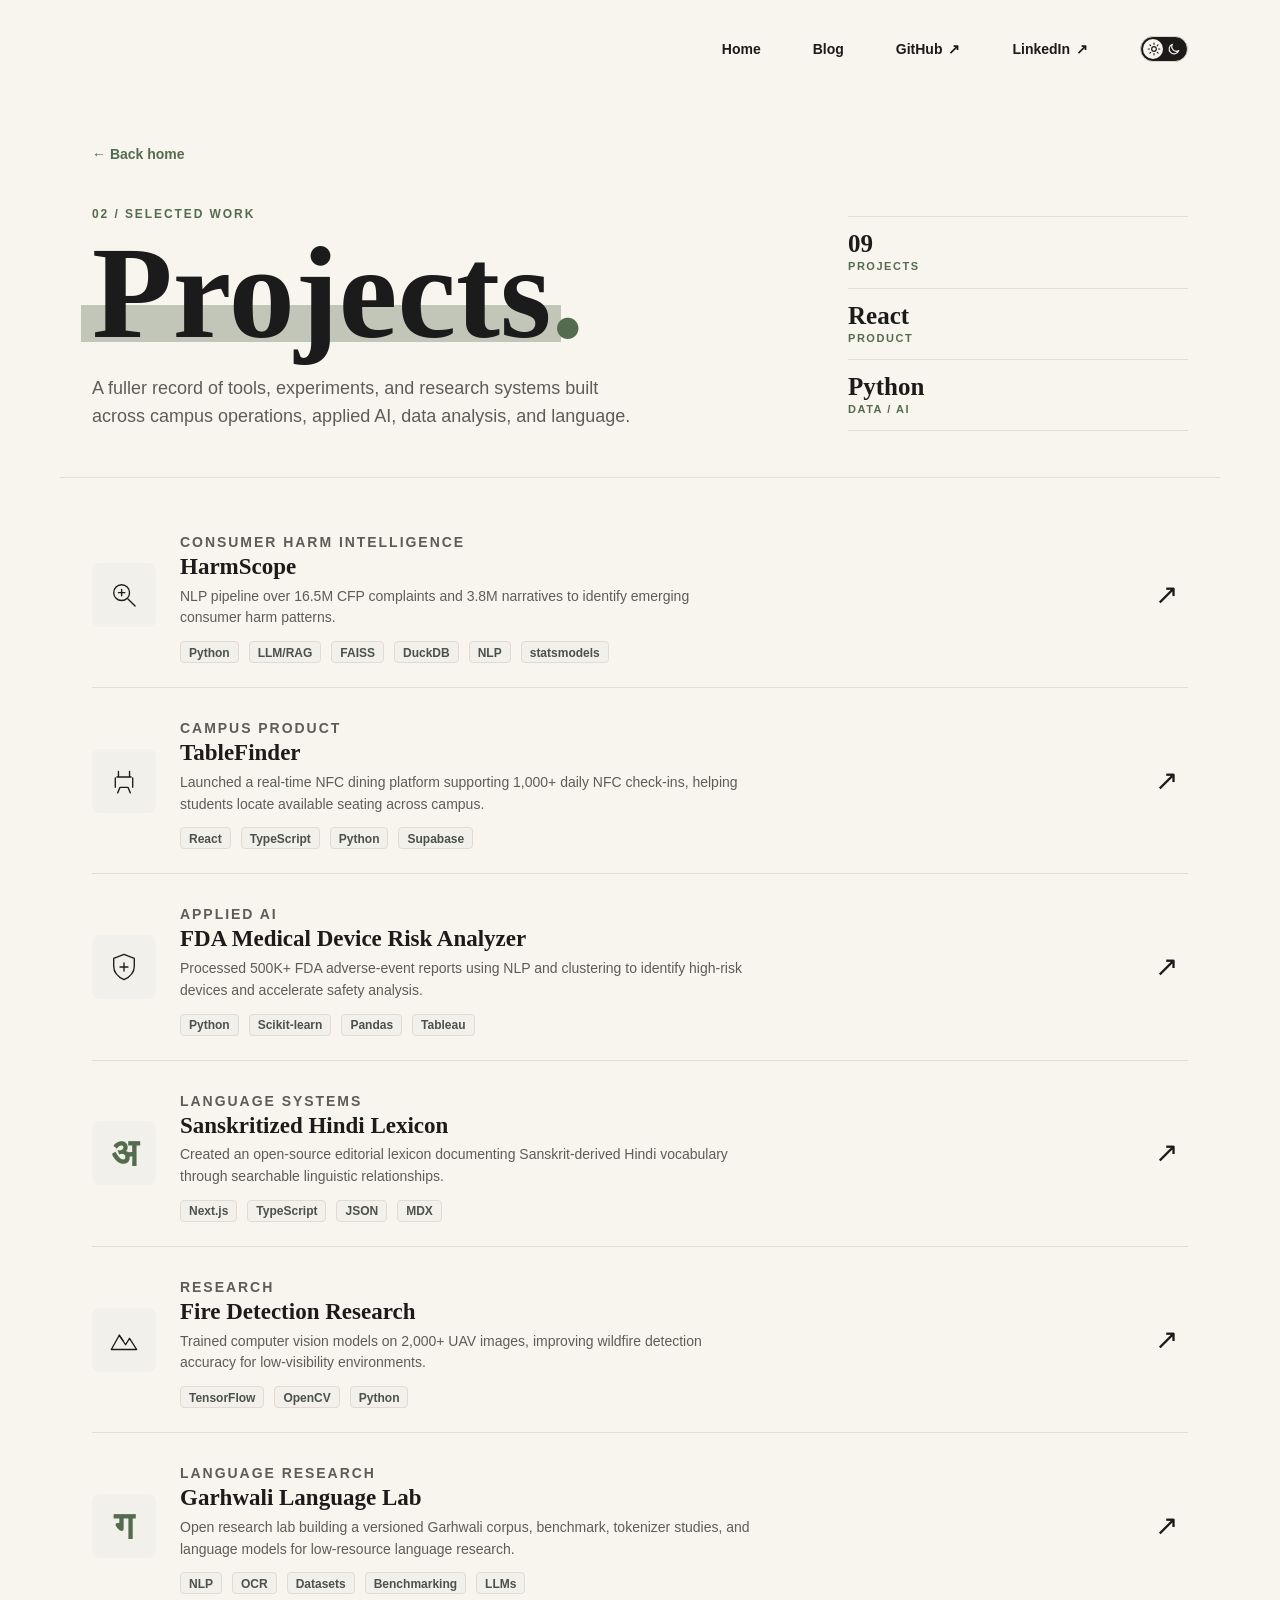
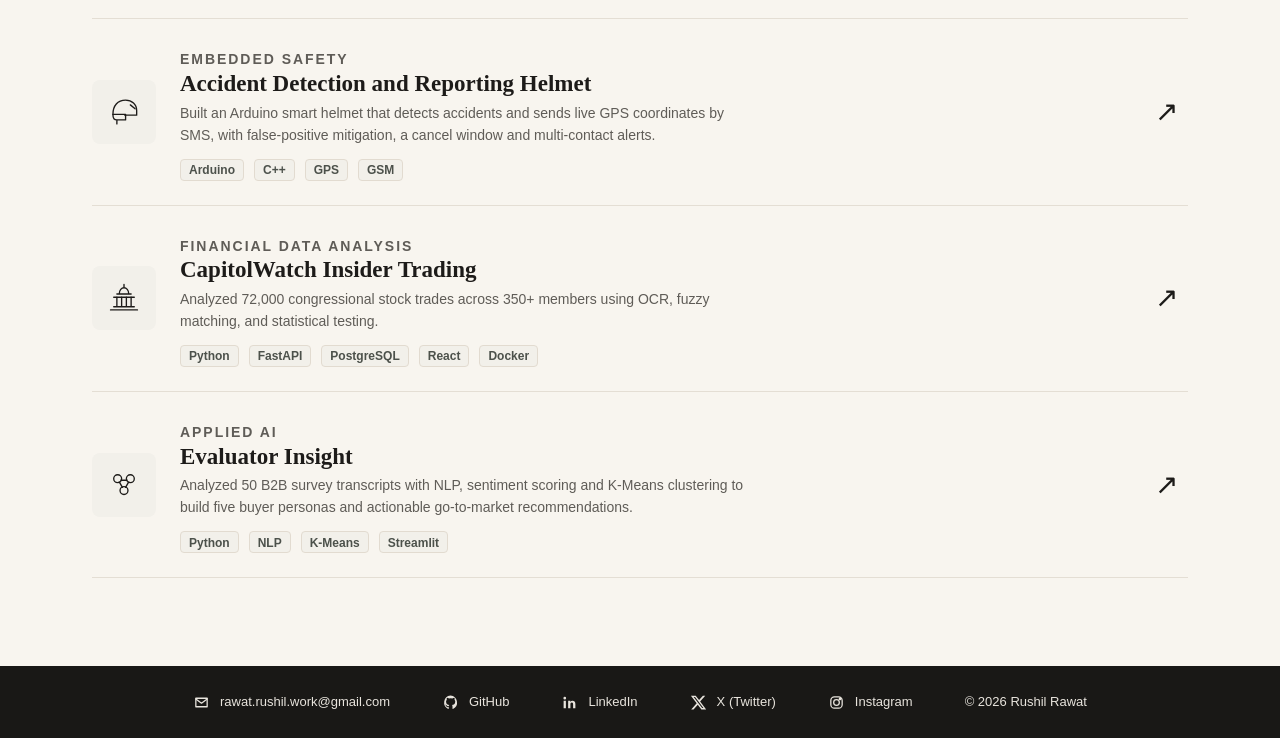
<file: projects.html>
<!doctype html>
<html lang="en">
  <head>
    <meta charset="utf-8" />
    <meta name="viewport" content="width=device-width, initial-scale=1" />
    <meta
      name="description"
      content="Projects by Rushil Rawat across campus software, applied AI, data tools, research, and language systems."
    />
    <meta property="og:type" content="website" />
    <meta property="og:title" content="Projects | Rushil Rawat" />
    <meta property="og:url" content="https://rushilrawat.com/projects.html" />
    <meta
      property="og:description"
      content="Projects by Rushil Rawat across campus software, applied AI, data tools, research, and language systems."
    />
    <meta property="og:image" content="https://rushilrawat.com/assets/images/hero-rushil.webp" />
    <title>Projects | Rushil Rawat</title>
    <link rel="icon" href="favicon.ico" sizes="any" />
    <link rel="icon" type="image/svg+xml" href="assets/images/icon.svg" />
    <link rel="icon" type="image/png" href="favicon.png" sizes="512x512" />
    <link rel="apple-touch-icon" href="favicon.png" />
    <link rel="canonical" href="https://rushilrawat.com/projects.html" />
    <link rel="stylesheet" href="styles.css" />
  </head>
  <body>
    <div class="site-shell">
      <header class="site-header">
        <nav class="site-nav" aria-label="Primary navigation">
          <a class="nav-link" href="index.html">Home</a>
          <a class="nav-link" href="blog.html">Blog</a>
          <a
            class="nav-link external"
            href="https://github.com/rushilrawat"
            target="_blank"
            rel="noopener noreferrer"
          >
            GitHub
            <span aria-hidden="true">&#x2197;&#xfe0e;</span>
          </a>
          <a
            class="nav-link external"
            href="https://www.linkedin.com/in/rushilrawat"
            target="_blank"
            rel="noopener noreferrer"
          >
            LinkedIn
            <span aria-hidden="true">&#x2197;&#xfe0e;</span>
          </a>
          <button class="theme-toggle" type="button" aria-label="Toggle dark mode">
            <span class="theme-icon theme-sun" aria-hidden="true">
              <svg viewBox="0 0 24 24">
                <circle cx="12" cy="12" r="4" />
                <path d="M12 2v2M12 20v2M4.9 4.9l1.4 1.4M17.7 17.7l1.4 1.4M2 12h2M20 12h2M4.9 19.1l1.4-1.4M17.7 6.3l1.4-1.4" />
              </svg>
            </span>
            <span class="theme-icon theme-moon" aria-hidden="true">
              <svg viewBox="0 0 24 24">
                <path d="M20.2 14.7A8 8 0 0 1 9.3 3.8 8.5 8.5 0 1 0 20.2 14.7z" />
              </svg>
            </span>
            <span class="theme-knob" aria-hidden="true"></span>
          </button>
        </nav>
      </header>

      <main>
        <section class="archive-hero page-band" aria-label="Projects introduction">
          <div class="archive-hero-copy">
            <a class="article-back" href="index.html#selected-work">&larr; Back home</a>
            <p class="article-kicker">02 / Selected work</p>
            <h1><span class="heading-highlight">Projects</span><span>.</span></h1>
            <p>
              A fuller record of tools, experiments, and research systems built
              across campus operations, applied AI, data analysis, and language.
            </p>
          </div>

          <dl class="archive-stats" aria-label="Project statistics">
            <div>
              <dt data-count-selector=".archive-project-list .project-item">08</dt>
              <dd>Projects</dd>
            </div>
            <div>
              <dt>React</dt>
              <dd>Product</dd>
            </div>
            <div>
              <dt>Python</dt>
              <dd>Data / AI</dd>
            </div>
          </dl>
        </section>

        <section class="page-band archive-section" aria-label="All projects">
          <div class="project-list archive-project-list">
            <article class="project-item project-item-harmscope">
              <a class="project-icon project-icon-link" href="https://github.com/rushilrawat/HarmScope" target="_blank" rel="noopener noreferrer" aria-label="Open HarmScope">
                <svg viewBox="0 0 48 48"><circle cx="21" cy="21" r="10" /><path d="m29 29 9 9M17 21h8M21 17v8" /></svg>
              </a>
              <a class="project-copy project-copy-link" href="https://github.com/rushilrawat/HarmScope" target="_blank" rel="noopener noreferrer">
                <p class="archive-label">Consumer harm intelligence</p>
                <h3>HarmScope</h3>
                <p>
                  NLP pipeline over 16.5M CFP complaints and 3.8M narratives to identify emerging consumer harm patterns.
                </p>
                <div class="skills" aria-label="Skills">
                  <span>Python</span><span>LLM/RAG</span><span>FAISS</span><span>DuckDB</span><span>NLP</span><span>statsmodels</span>
                </div>
              </a>
              <a class="project-arrow" href="https://github.com/rushilrawat/HarmScope" target="_blank" rel="noopener noreferrer" aria-label="View HarmScope">&#x2197;&#xfe0e;</a>
            </article>

            <article class="project-item">
              <a
                class="project-icon project-icon-link"
                href="https://github.com/rushilrawat?tab=repositories&q=TableFinder"
                target="_blank"
                rel="noopener noreferrer"
                aria-label="Open TableFinder"
              >
                <svg viewBox="0 0 48 48">
                  <path d="M13 20v12M35 20v12M15 19h18M17 12v7M31 12v7M19 32h10M19 32l-3 7M29 32l3 7" />
                </svg>
              </a>
              <a
                class="project-copy project-copy-link"
                href="https://github.com/rushilrawat?tab=repositories&q=TableFinder"
                target="_blank"
                rel="noopener noreferrer"
              >
                <p class="archive-label">Campus product</p>
                <h3>TableFinder</h3>
                <p>
                  Launched a real-time NFC dining platform supporting 1,000+ daily NFC
                  check-ins, helping students locate available seating across campus.
                </p>
                <div class="skills" aria-label="Skills">
                  <span>React</span>
                  <span>TypeScript</span>
                  <span>Python</span>
                  <span>Supabase</span>
                </div>
              </a>
              <a
                class="project-arrow"
                href="https://github.com/rushilrawat?tab=repositories&q=TableFinder"
                target="_blank"
                rel="noopener noreferrer"
                aria-label="View TableFinder"
              >
                &#x2197;&#xfe0e;
              </a>
            </article>

            <article class="project-item">
              <a
                class="project-icon project-icon-link"
                href="https://github.com/rushilrawat?tab=repositories&q=FDA"
                target="_blank"
                rel="noopener noreferrer"
                aria-label="Open FDA Medical Device Risk Analyzer"
              >
                <svg viewBox="0 0 48 48">
                  <path d="M24 8l13 5v10c0 8-5.2 13.3-13 17-7.8-3.7-13-9-13-17V13l13-5z" />
                  <path d="M19 24h10M24 19v10" />
                </svg>
              </a>
              <a
                class="project-copy project-copy-link"
                href="https://github.com/rushilrawat?tab=repositories&q=FDA"
                target="_blank"
                rel="noopener noreferrer"
              >
                <p class="archive-label">Applied AI</p>
                <h3>FDA Medical Device Risk Analyzer</h3>
                <p>
                  Processed 500K+ FDA adverse-event reports using NLP and clustering
                  to identify high-risk devices and accelerate safety analysis.
                </p>
                <div class="skills" aria-label="Skills">
                  <span>Python</span>
                  <span>Scikit-learn</span>
                  <span>Pandas</span>
                  <span>Tableau</span>
                </div>
              </a>
              <a
                class="project-arrow"
                href="https://github.com/rushilrawat?tab=repositories&q=FDA"
                target="_blank"
                rel="noopener noreferrer"
                aria-label="View FDA Medical Device Risk Analyzer"
              >
                &#x2197;&#xfe0e;
              </a>
            </article>

            <article class="project-item">
              <a
                class="project-icon project-icon-link glyph"
                href="https://sanskritized-hindi-lexicon.vercel.app/"
                target="_blank"
                rel="noopener noreferrer"
                aria-label="Open Sanskritized Hindi Lexicon"
              >
                अ
              </a>
              <a
                class="project-copy project-copy-link"
                href="https://sanskritized-hindi-lexicon.vercel.app/"
                target="_blank"
                rel="noopener noreferrer"
              >
                <p class="archive-label">Language systems</p>
                <h3>Sanskritized Hindi Lexicon</h3>
                <p>
                  Created an open-source editorial lexicon documenting Sanskrit-derived
                  Hindi vocabulary through searchable linguistic relationships.
                </p>
                <div class="skills" aria-label="Skills">
                  <span>Next.js</span>
                  <span>TypeScript</span>
                  <span>JSON</span>
                  <span>MDX</span>
                </div>
              </a>
              <a
                class="project-arrow"
                href="https://sanskritized-hindi-lexicon.vercel.app/"
                target="_blank"
                rel="noopener noreferrer"
                aria-label="View Sanskritized Hindi Lexicon"
              >
                &#x2197;&#xfe0e;
              </a>
            </article>

            <article class="project-item">
              <a
                class="project-icon project-icon-link"
                href="https://github.com/rushilrawat?tab=repositories&q=fire"
                target="_blank"
                rel="noopener noreferrer"
                aria-label="Open Fire Detection Research"
              >
                <svg viewBox="0 0 48 48">
                  <path d="M8 36l10-18 8 12 5-8 9 14H8z" />
                  <path d="M18 18l5 7" />
                </svg>
              </a>
              <a
                class="project-copy project-copy-link"
                href="https://github.com/rushilrawat?tab=repositories&q=fire"
                target="_blank"
                rel="noopener noreferrer"
              >
                <p class="archive-label">Research</p>
                <h3>Fire Detection Research</h3>
                <p>
                  Trained computer vision models on 2,000+ UAV images, improving
                  wildfire detection accuracy for low-visibility environments.
                </p>
                <div class="skills" aria-label="Skills">
                  <span>TensorFlow</span>
                  <span>OpenCV</span>
                  <span>Python</span>
                </div>
              </a>
              <a
                class="project-arrow"
                href="https://github.com/rushilrawat?tab=repositories&q=fire"
                target="_blank"
                rel="noopener noreferrer"
                aria-label="View Fire Detection Research"
              >
                &#x2197;&#xfe0e;
              </a>
            </article>

            <article class="project-item">
              <a
                class="project-icon project-icon-link glyph"
                href="https://github.com/rushilrawat/Garhwali-Language-Lab"
                target="_blank"
                rel="noopener noreferrer"
                aria-label="Open Garhwali Language Lab"
              >
                ग
              </a>
              <a
                class="project-copy project-copy-link"
                href="https://github.com/rushilrawat/Garhwali-Language-Lab"
                target="_blank"
                rel="noopener noreferrer"
              >
                <p class="archive-label">Language research</p>
                <h3>Garhwali Language Lab</h3>
                <p>
                  Open research lab building a versioned Garhwali corpus, benchmark,
                  tokenizer studies, and language models for low-resource language research.
                </p>
                <div class="skills" aria-label="Skills">
                  <span>NLP</span>
                  <span>OCR</span>
                  <span>Datasets</span>
                  <span>Benchmarking</span>
                  <span>LLMs</span>
                </div>
              </a>
              <a
                class="project-arrow"
                href="https://github.com/rushilrawat/Garhwali-Language-Lab"
                target="_blank"
                rel="noopener noreferrer"
                aria-label="View Garhwali Language Lab"
              >
                &#x2197;&#xfe0e;
              </a>
            </article>

            <article class="project-item">
              <a
                class="project-icon project-icon-link"
                href="https://github.com/ArghyaShubhshiv/Accident-Detection-and-Reporting-Helmet"
                target="_blank"
                rel="noopener noreferrer"
                aria-label="Open Accident Detection and Reporting Helmet"
              >
                <svg viewBox="0 0 48 48">
                  <path d="M10 27c0-11 6-18 16-18 8 0 14 5 14 13v6H25" />
                  <path d="M10 27h16v7H15c-3 0-5-3-5-7zM15 34v5M32 15l6 5" />
                </svg>
              </a>
              <a
                class="project-copy project-copy-link"
                href="https://github.com/ArghyaShubhshiv/Accident-Detection-and-Reporting-Helmet"
                target="_blank"
                rel="noopener noreferrer"
              >
                <p class="archive-label">Embedded safety</p>
                <h3>Accident Detection and Reporting Helmet</h3>
                <p>
                  Built an Arduino smart helmet that detects accidents and sends live
                  GPS coordinates by SMS, with false-positive mitigation, a cancel
                  window and multi-contact alerts.
                </p>
                <div class="skills" aria-label="Skills">
                  <span>Arduino</span>
                  <span>C++</span>
                  <span>GPS</span>
                  <span>GSM</span>
                </div>
              </a>
              <a
                class="project-arrow"
                href="https://github.com/ArghyaShubhshiv/Accident-Detection-and-Reporting-Helmet"
                target="_blank"
                rel="noopener noreferrer"
                aria-label="View Accident Detection and Reporting Helmet"
              >
                &#x2197;&#xfe0e;
              </a>
            </article>

            <article class="project-item project-item-capitolwatch">
              <a
                class="project-icon project-icon-link"
                href="https://github.com/rushilrawat/CapitolWatch"
                target="_blank"
                rel="noopener noreferrer"
                aria-label="Open CapitolWatch"
              >
                <svg viewBox="0 0 48 48">
                  <path d="M7 39h34M11 35h26M15 35V23M21 35V23M27 35V23M33 35V23" />
                  <path d="M11 23h26M15 19h18M18 19c0-5 3-8 6-8s6 3 6 8M24 7v4" />
                </svg>
              </a>
              <a
                class="project-copy project-copy-link"
                href="https://github.com/rushilrawat/CapitolWatch"
                target="_blank"
                rel="noopener noreferrer"
              >
                <p class="archive-label">Financial data analysis</p>
                <h3>CapitolWatch Insider Trading</h3>
                <p>
                  Analyzed 72,000 congressional stock trades across 350+ members using OCR,
                  fuzzy matching, and statistical testing.
                </p>
                <div class="skills" aria-label="Skills">
                  <span>Python</span>
                  <span>FastAPI</span>
                  <span>PostgreSQL</span>
                  <span>React</span>
                  <span>Docker</span>
                </div>
              </a>
              <a
                class="project-arrow"
                href="https://github.com/rushilrawat/CapitolWatch"
                target="_blank"
                rel="noopener noreferrer"
                aria-label="View CapitolWatch Insider Trading"
              >
                &#x2197;&#xfe0e;
              </a>
            </article>

            <article class="project-item">
              <a
                class="project-icon project-icon-link"
                href="https://github.com/Chambers-Capital-Ventures-Inc/Evaluator-Insight"
                target="_blank"
                rel="noopener noreferrer"
                aria-label="Open Evaluator Insight"
              >
                <svg viewBox="0 0 48 48">
                  <circle cx="16" cy="16" r="5" />
                  <circle cx="32" cy="16" r="5" />
                  <circle cx="24" cy="31" r="5" />
                  <path d="M20 18l8 0M18 20l4 7M30 20l-4 7" />
                </svg>
              </a>
              <a
                class="project-copy project-copy-link"
                href="https://github.com/Chambers-Capital-Ventures-Inc/Evaluator-Insight"
                target="_blank"
                rel="noopener noreferrer"
              >
                <p class="archive-label">Applied AI</p>
                <h3>Evaluator Insight</h3>
                <p>
                  Analyzed 50 B2B survey transcripts with NLP, sentiment scoring and
                  K-Means clustering to build five buyer personas and actionable
                  go-to-market recommendations.
                </p>
                <div class="skills" aria-label="Skills">
                  <span>Python</span>
                  <span>NLP</span>
                  <span>K-Means</span>
                  <span>Streamlit</span>
                </div>
              </a>
              <a
                class="project-arrow"
                href="https://github.com/Chambers-Capital-Ventures-Inc/Evaluator-Insight"
                target="_blank"
                rel="noopener noreferrer"
                aria-label="View Evaluator Insight"
              >
                &#x2197;&#xfe0e;
              </a>
            </article>
          </div>
        </section>
      </main>

      <footer class="site-footer">
        <a href="mailto:rawat.rushil.work@gmail.com">
          <svg aria-hidden="true" viewBox="0 0 24 24">
            <path d="M4 6h16v12H4z" />
            <path d="M4 7l8 6 8-6" />
          </svg>
          rawat.rushil.work@gmail.com
        </a>
        <a href="https://github.com/rushilrawat" target="_blank" rel="noopener noreferrer">
          <svg aria-hidden="true" viewBox="0 0 24 24">
            <path d="M12 2a10 10 0 0 0-3.2 19c.5.1.7-.2.7-.5v-2c-2.8.6-3.4-1.2-3.4-1.2-.5-1.1-1.1-1.4-1.1-1.4-.9-.6.1-.6.1-.6 1 0 1.5 1 1.5 1 .9 1.5 2.4 1.1 3 .8.1-.7.4-1.1.7-1.4-2.2-.3-4.6-1.1-4.6-5A3.9 3.9 0 0 1 6.8 8c-.1-.3-.4-1.3.1-2.7 0 0 .9-.3 2.8 1a9.6 9.6 0 0 1 5.1 0c1.9-1.3 2.8-1 2.8-1 .5 1.4.2 2.4.1 2.7a3.9 3.9 0 0 1 1 2.7c0 3.9-2.4 4.7-4.6 5 .4.3.7.9.7 1.8v3c0 .3.2.6.7.5A10 10 0 0 0 12 2z" />
          </svg>
          GitHub
        </a>
        <a href="https://www.linkedin.com/in/rushilrawat" target="_blank" rel="noopener noreferrer">
          <svg aria-hidden="true" viewBox="0 0 24 24">
            <path d="M6.9 9.4H3.7V20h3.2V9.4zM5.3 4a1.9 1.9 0 1 0 0 3.8 1.9 1.9 0 0 0 0-3.8zM20.3 20v-5.8c0-3.1-1.7-4.6-4-4.6a3.4 3.4 0 0 0-3.1 1.7V9.4h-3.1V20h3.2v-5.2c0-1.4.3-2.8 2-2.8s1.8 1.6 1.8 2.9V20h3.2z" />
          </svg>
          LinkedIn
        </a>
        <a href="https://x.com/rushilrawat" target="_blank" rel="noopener noreferrer">
          <svg aria-hidden="true" viewBox="0 0 24 24">
            <path d="M18.2 2.3h3.3l-7.2 8.2 8.5 11.3h-6.7L11 15l-6 6.8H1.7l7.7-8.9L1.3 2.3h6.8l4.7 6.2 5.4-6.2zm-1.1 17.5h1.8L7.1 4.1H5.1l12 15.7z" />
          </svg>
          X (Twitter)
        </a>
        <a href="https://www.instagram.com/rushrushrushil/" target="_blank" rel="noopener noreferrer">
          <svg aria-hidden="true" viewBox="0 0 24 24">
            <rect x="4" y="4" width="16" height="16" rx="5" />
            <circle cx="12" cy="12" r="4" />
            <circle cx="17" cy="7" r="1" />
          </svg>
          Instagram
        </a>
        <p>&copy; 2026 Rushil Rawat</p>
      </footer>
    </div>

    <script src="script.js?v=20260807"></script>
  </body>
</html>
</file>
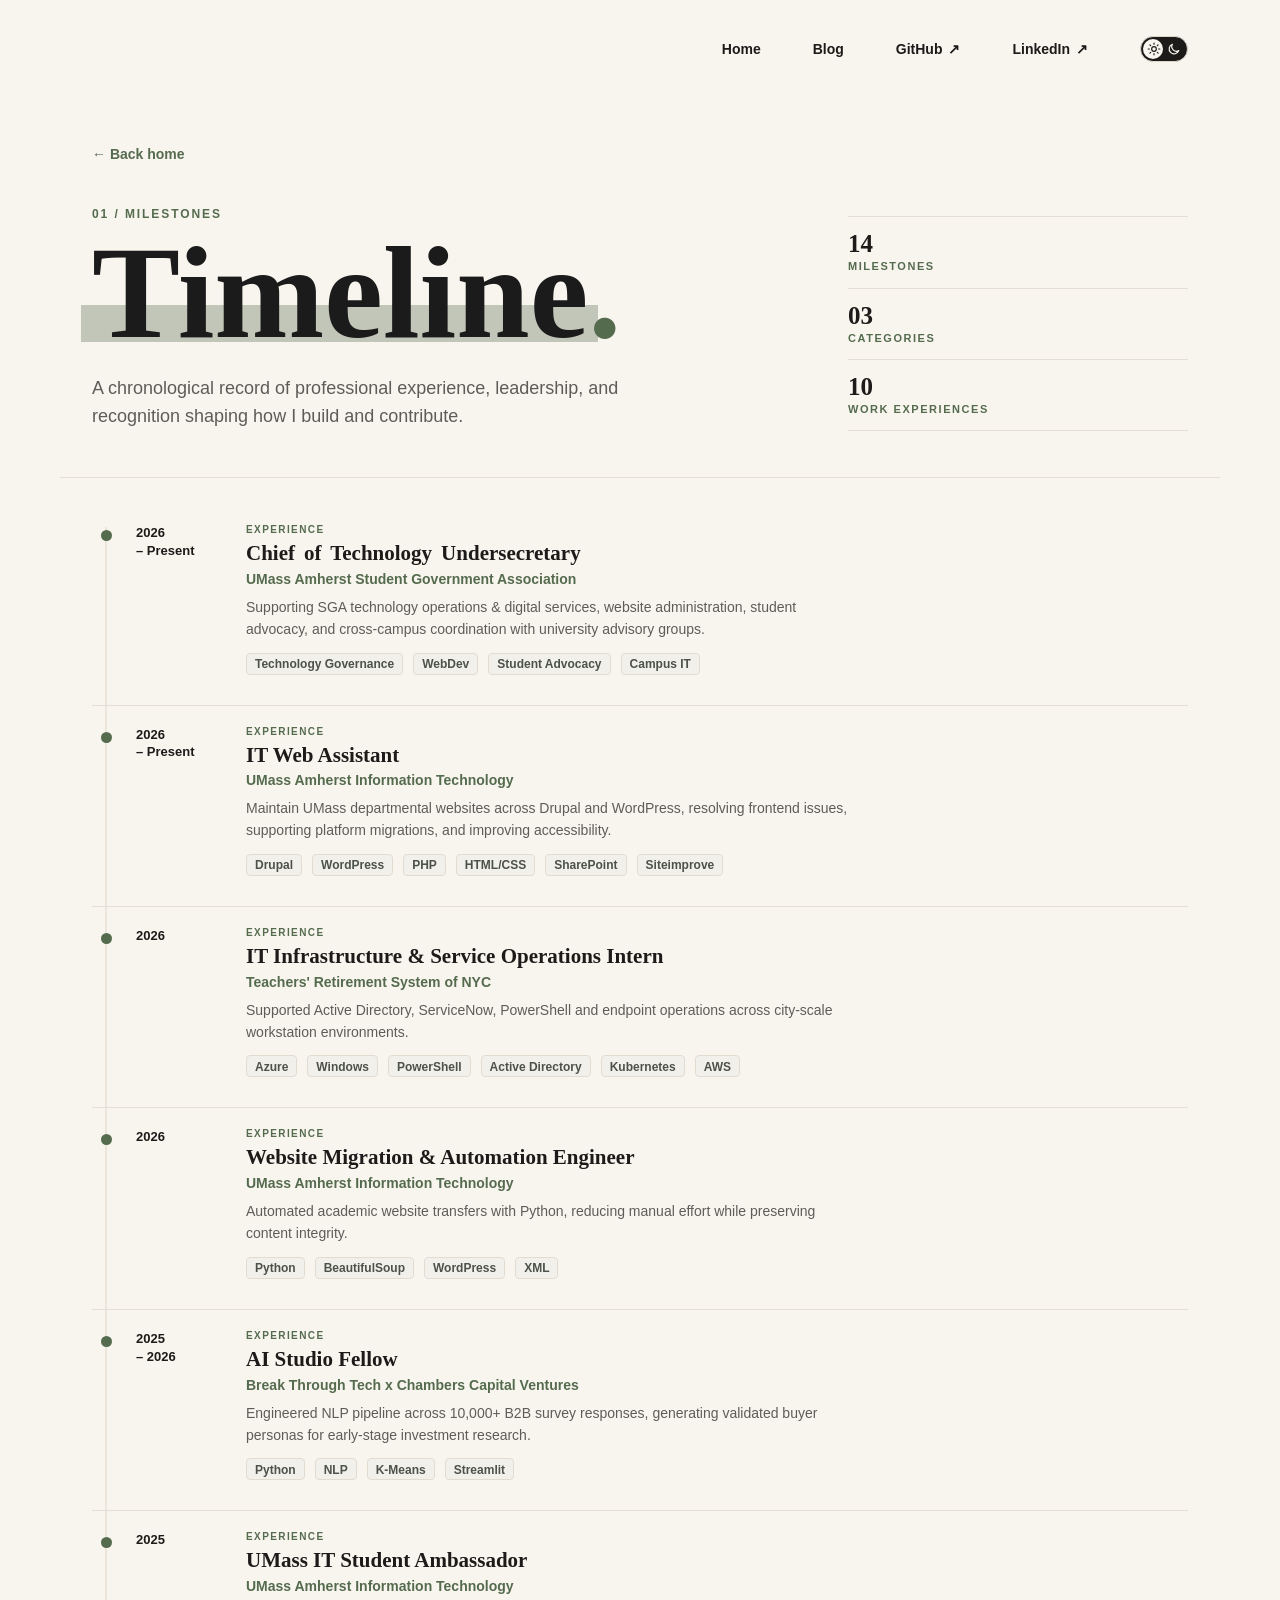
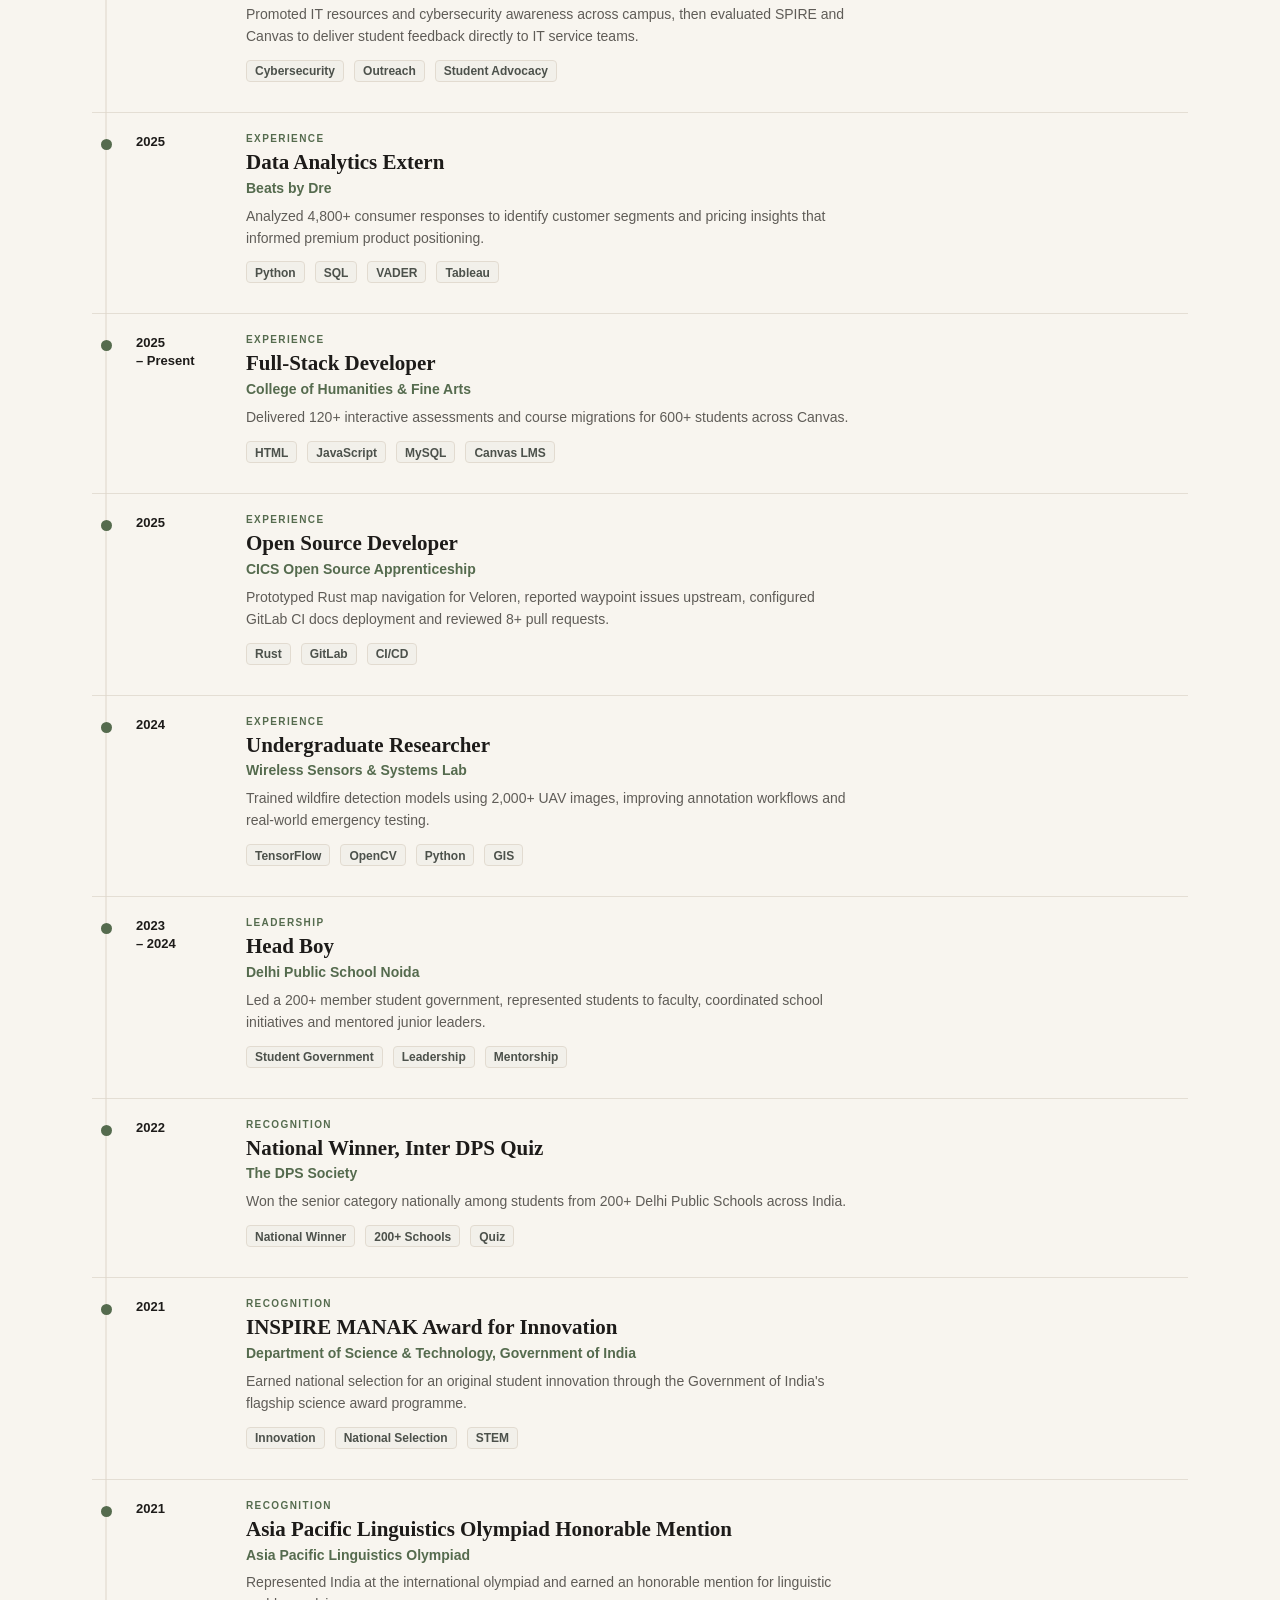
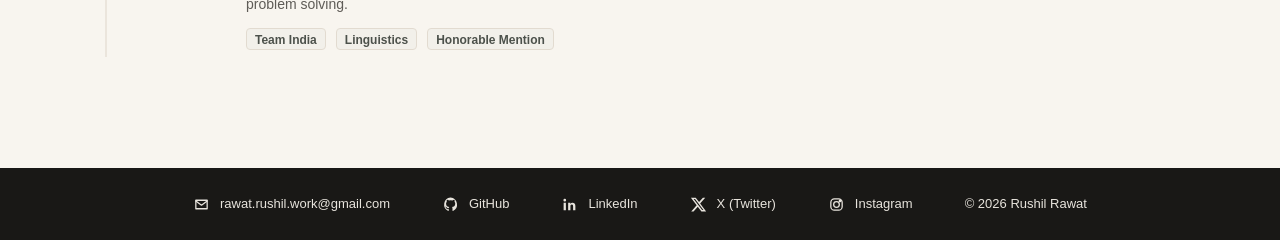
<file: timeline.html>
<!doctype html>
<html lang="en">
  <head>
    <meta charset="utf-8" />
    <meta name="viewport" content="width=device-width, initial-scale=1" />
    <meta
      name="description"
      content="Rushil Rawat's timeline of professional experience, leadership, innovation, and academic recognition."
    />
    <meta property="og:type" content="website" />
    <meta property="og:title" content="Timeline | Rushil Rawat" />
    <meta property="og:url" content="https://rushilrawat.com/timeline.html" />
    <meta
      property="og:description"
      content="Rushil Rawat's timeline of professional experience, leadership, innovation, and academic recognition."
    />
    <meta property="og:image" content="https://rushilrawat.com/assets/images/hero-rushil.webp" />
    <title>Timeline | Rushil Rawat</title>
    <link rel="icon" href="favicon.ico" sizes="any" />
    <link rel="icon" type="image/svg+xml" href="assets/images/icon.svg" />
    <link rel="icon" type="image/png" href="favicon.png" sizes="512x512" />
    <link rel="apple-touch-icon" href="favicon.png" />
    <link rel="canonical" href="https://rushilrawat.com/timeline.html" />
    <link rel="stylesheet" href="styles.css" />
  </head>
  <body>
    <div class="site-shell">
      <header class="site-header">
        <nav class="site-nav" aria-label="Primary navigation">
          <a class="nav-link" href="index.html">Home</a>
          <a class="nav-link" href="blog.html">Blog</a>
          <a
            class="nav-link external"
            href="https://github.com/rushilrawat"
            target="_blank"
            rel="noopener noreferrer"
          >
            GitHub
            <span aria-hidden="true">&#x2197;&#xfe0e;</span>
          </a>
          <a
            class="nav-link external"
            href="https://www.linkedin.com/in/rushilrawat"
            target="_blank"
            rel="noopener noreferrer"
          >
            LinkedIn
            <span aria-hidden="true">&#x2197;&#xfe0e;</span>
          </a>
          <button class="theme-toggle" type="button" aria-label="Toggle dark mode">
            <span class="theme-icon theme-sun" aria-hidden="true">
              <svg viewBox="0 0 24 24">
                <circle cx="12" cy="12" r="4" />
                <path d="M12 2v2M12 20v2M4.9 4.9l1.4 1.4M17.7 17.7l1.4 1.4M2 12h2M20 12h2M4.9 19.1l1.4-1.4M17.7 6.3l1.4-1.4" />
              </svg>
            </span>
            <span class="theme-icon theme-moon" aria-hidden="true">
              <svg viewBox="0 0 24 24">
                <path d="M20.2 14.7A8 8 0 0 1 9.3 3.8 8.5 8.5 0 1 0 20.2 14.7z" />
              </svg>
            </span>
            <span class="theme-knob" aria-hidden="true"></span>
          </button>
        </nav>
      </header>

      <main>
        <section class="archive-hero page-band" aria-label="Timeline introduction">
          <div class="archive-hero-copy">
            <a class="article-back" href="index.html#experience">&larr; Back home</a>
            <p class="article-kicker">01 / Milestones</p>
            <h1><span class="heading-highlight">Timeline</span><span>.</span></h1>
            <p>
              A chronological record of professional experience, leadership, and
              recognition shaping how I build and contribute.
            </p>
          </div>

          <dl class="archive-stats timeline-stats" aria-label="Timeline statistics">
            <div>
              <dt data-count-selector=".timeline-archive-list .experience-item">14</dt>
              <dd>Milestones</dd>
            </div>
            <div>
              <dt data-count-selector=".timeline-entry-type" data-count-mode="unique">03</dt>
              <dd>Categories</dd>
            </div>
            <div>
              <dt data-count-selector=".timeline-entry-type" data-count-value="Experience">10</dt>
              <dd>Work Experiences</dd>
            </div>
          </dl>
        </section>

        <section class="page-band archive-section" aria-label="Full milestones timeline">
          <div class="experience-list timeline-archive-list">
            <article class="experience-item">
              <div class="timeline-dot" aria-hidden="true"></div>
              <p class="date">
                <span>2026</span>
                <span>&ndash; Present</span>
              </p>
              <div class="experience-copy">
                <p class="timeline-entry-type">Experience</p>
                <h3 class="sga-role-title">Chief of Technology Undersecretary</h3>
                <p class="organization">UMass Amherst Student Government Association</p>
                <p class="body-copy">
                  Supporting SGA technology operations &amp; digital services, website administration,
                  student advocacy, and cross-campus coordination with university
                  advisory groups.
                </p>
                <div class="skills" aria-label="Skills">
                  <span>Technology Governance</span>
                  <span>WebDev</span>
                  <span>Student Advocacy</span>
                  <span>Campus IT</span>
                </div>
              </div>
            </article>

            <article class="experience-item">
              <div class="timeline-dot" aria-hidden="true"></div>
              <p class="date">
                <span>2026</span>
                <span>&ndash; Present</span>
              </p>
              <div class="experience-copy">
                <p class="timeline-entry-type">Experience</p>
                <h3>IT Web Assistant</h3>
                <p class="organization">UMass Amherst Information Technology</p>
                <p class="body-copy">
                  Maintain UMass departmental websites across Drupal and WordPress,
                  resolving frontend issues, supporting platform migrations, and improving accessibility.
                </p>
                <div class="skills" aria-label="Skills">
                  <span>Drupal</span>
                  <span>WordPress</span>
                  <span>PHP</span>
                  <span>HTML/CSS</span>
                  <span>SharePoint</span>
                  <span>Siteimprove</span>
                </div>
              </div>
            </article>

            <article class="experience-item">
              <div class="timeline-dot" aria-hidden="true"></div>
              <p class="date">
                <span>2026</span>
              </p>
              <div class="experience-copy">
                <p class="timeline-entry-type">Experience</p>
                <h3>IT Infrastructure &amp; Service Operations Intern</h3>
                <p class="organization">Teachers' Retirement System of NYC</p>
                <p class="body-copy">
                  Supported Active Directory, ServiceNow, PowerShell and endpoint
                  operations across city-scale workstation environments.
                </p>
                <div class="skills" aria-label="Skills">
                  <span>Azure</span>
                  <span>Windows</span>
                  <span>PowerShell</span>
                  <span>Active Directory</span>
                  <span>Kubernetes</span>
                  <span>AWS</span>
                </div>
              </div>
            </article>

            <article class="experience-item">
              <div class="timeline-dot" aria-hidden="true"></div>
              <p class="date">
                <span>2026</span>
              </p>
              <div class="experience-copy">
                <p class="timeline-entry-type">Experience</p>
                <h3>Website Migration &amp; Automation Engineer</h3>
                <p class="organization">UMass Amherst Information Technology</p>
                <p class="body-copy">
                  Automated academic website transfers with Python, reducing manual
                  effort while preserving content integrity.
                </p>
                <div class="skills" aria-label="Skills">
                  <span>Python</span>
                  <span>BeautifulSoup</span>
                  <span>WordPress</span>
                  <span>XML</span>
                </div>
              </div>
            </article>

            <article class="experience-item">
              <div class="timeline-dot" aria-hidden="true"></div>
              <p class="date">
                <span>2025</span>
                <span>&ndash; 2026</span>
              </p>
              <div class="experience-copy">
                <p class="timeline-entry-type">Experience</p>
                <h3>AI Studio Fellow</h3>
                <p class="organization">Break Through Tech x Chambers Capital Ventures</p>
                <p class="body-copy">
                  Engineered NLP pipeline across 10,000+ B2B survey responses,
                  generating validated buyer personas for early-stage investment
                  research.
                </p>
                <div class="skills" aria-label="Skills">
                  <span>Python</span>
                  <span>NLP</span>
                  <span>K-Means</span>
                  <span>Streamlit</span>
                </div>
              </div>
            </article>

            <article class="experience-item">
              <div class="timeline-dot" aria-hidden="true"></div>
              <p class="date">
                <span>2025</span>
              </p>
              <div class="experience-copy">
                <p class="timeline-entry-type">Experience</p>
                <h3>UMass IT Student Ambassador</h3>
                <p class="organization">UMass Amherst Information Technology</p>
                <p class="body-copy">
                  Promoted IT resources and cybersecurity awareness across campus,
                  then evaluated SPIRE and Canvas to deliver student feedback directly
                  to IT service teams.
                </p>
                <div class="skills" aria-label="Skills">
                  <span>Cybersecurity</span>
                  <span>Outreach</span>
                  <span>Student Advocacy</span>
                </div>
              </div>
            </article>

            <article class="experience-item">
              <div class="timeline-dot" aria-hidden="true"></div>
              <p class="date">
                <span>2025</span>
              </p>
              <div class="experience-copy">
                <p class="timeline-entry-type">Experience</p>
                <h3>Data Analytics Extern</h3>
                <p class="organization">Beats by Dre</p>
                <p class="body-copy">
                  Analyzed 4,800+ consumer responses to identify customer segments
                  and pricing insights that informed premium product positioning.
                </p>
                <div class="skills" aria-label="Skills">
                  <span>Python</span>
                  <span>SQL</span>
                  <span>VADER</span>
                  <span>Tableau</span>
                </div>
              </div>
            </article>

            <article class="experience-item">
              <div class="timeline-dot" aria-hidden="true"></div>
              <p class="date">
                <span>2025</span>
                <span>&ndash; Present</span>
              </p>
              <div class="experience-copy">
                <p class="timeline-entry-type">Experience</p>
                <h3>Full-Stack Developer</h3>
                <p class="organization">College of Humanities &amp; Fine Arts</p>
                <p class="body-copy">
                  Delivered 120+ interactive assessments and course migrations for
                  600+ students across Canvas.
                </p>
                <div class="skills" aria-label="Skills">
                  <span>HTML</span>
                  <span>JavaScript</span>
                  <span>MySQL</span>
                  <span>Canvas LMS</span>
                </div>
              </div>
            </article>

            <article class="experience-item">
              <div class="timeline-dot" aria-hidden="true"></div>
              <p class="date">
                <span>2025</span>
              </p>
              <div class="experience-copy">
                <p class="timeline-entry-type">Experience</p>
                <h3>Open Source Developer</h3>
                <p class="organization">CICS Open Source Apprenticeship</p>
                <p class="body-copy">
                  Prototyped Rust map navigation for Veloren, reported waypoint
                  issues upstream, configured GitLab CI docs deployment and reviewed
                  8+ pull requests.
                </p>
                <div class="skills" aria-label="Skills">
                  <span>Rust</span>
                  <span>GitLab</span>
                  <span>CI/CD</span>
                </div>
              </div>
            </article>

            <article class="experience-item">
              <div class="timeline-dot" aria-hidden="true"></div>
              <p class="date">
                <span>2024</span>
              </p>
              <div class="experience-copy">
                <p class="timeline-entry-type">Experience</p>
                <h3>Undergraduate Researcher</h3>
                <p class="organization">Wireless Sensors &amp; Systems Lab</p>
                <p class="body-copy">
                  Trained wildfire detection models using 2,000+ UAV images,
                  improving annotation workflows and real-world emergency testing.
                </p>
                <div class="skills" aria-label="Skills">
                  <span>TensorFlow</span>
                  <span>OpenCV</span>
                  <span>Python</span>
                  <span>GIS</span>
                </div>
              </div>
            </article>

            <article class="experience-item">
              <div class="timeline-dot" aria-hidden="true"></div>
              <p class="date">
                <span>2023</span>
                <span>&ndash; 2024</span>
              </p>
              <div class="experience-copy">
                <p class="timeline-entry-type">Leadership</p>
                <h3>Head Boy</h3>
                <p class="organization">Delhi Public School Noida</p>
                <p class="body-copy">
                  Led a 200+ member student government, represented students to
                  faculty, coordinated school initiatives and mentored junior leaders.
                </p>
                <div class="skills" aria-label="Skills">
                  <span>Student Government</span>
                  <span>Leadership</span>
                  <span>Mentorship</span>
                </div>
              </div>
            </article>

            <article class="experience-item">
              <div class="timeline-dot" aria-hidden="true"></div>
              <p class="date">
                <span>2022</span>
              </p>
              <div class="experience-copy">
                <p class="timeline-entry-type">Recognition</p>
                <h3>National Winner, Inter DPS Quiz</h3>
                <p class="organization">The DPS Society</p>
                <p class="body-copy">
                  Won the senior category nationally among students from 200+ Delhi
                  Public Schools across India.
                </p>
                <div class="skills" aria-label="Keywords">
                  <span>National Winner</span>
                  <span>200+ Schools</span>
                  <span>Quiz</span>
                </div>
              </div>
            </article>

            <article class="experience-item">
              <div class="timeline-dot" aria-hidden="true"></div>
              <p class="date">
                <span>2021</span>
              </p>
              <div class="experience-copy">
                <p class="timeline-entry-type">Recognition</p>
                <h3>INSPIRE MANAK Award for Innovation</h3>
                <p class="organization">Department of Science &amp; Technology, Government of India</p>
                <p class="body-copy">
                  Earned national selection for an original student innovation through
                  the Government of India's flagship science award programme.
                </p>
                <div class="skills" aria-label="Keywords">
                  <span>Innovation</span>
                  <span>National Selection</span>
                  <span>STEM</span>
                </div>
              </div>
            </article>

            <article class="experience-item">
              <div class="timeline-dot" aria-hidden="true"></div>
              <p class="date">
                <span>2021</span>
              </p>
              <div class="experience-copy">
                <p class="timeline-entry-type">Recognition</p>
                <h3>Asia Pacific Linguistics Olympiad Honorable Mention</h3>
                <p class="organization">Asia Pacific Linguistics Olympiad</p>
                <p class="body-copy">
                  Represented India at the international olympiad and earned an
                  honorable mention for linguistic problem solving.
                </p>
                <div class="skills" aria-label="Keywords">
                  <span>Team India</span>
                  <span>Linguistics</span>
                  <span>Honorable Mention</span>
                </div>
              </div>
            </article>

          </div>
        </section>
      </main>

      <footer class="site-footer">
        <a href="mailto:rawat.rushil.work@gmail.com">
          <svg aria-hidden="true" viewBox="0 0 24 24">
            <path d="M4 6h16v12H4z" />
            <path d="M4 7l8 6 8-6" />
          </svg>
          rawat.rushil.work@gmail.com
        </a>
        <a href="https://github.com/rushilrawat" target="_blank" rel="noopener noreferrer">
          <svg aria-hidden="true" viewBox="0 0 24 24">
            <path d="M12 2a10 10 0 0 0-3.2 19c.5.1.7-.2.7-.5v-2c-2.8.6-3.4-1.2-3.4-1.2-.5-1.1-1.1-1.4-1.1-1.4-.9-.6.1-.6.1-.6 1 0 1.5 1 1.5 1 .9 1.5 2.4 1.1 3 .8.1-.7.4-1.1.7-1.4-2.2-.3-4.6-1.1-4.6-5A3.9 3.9 0 0 1 6.8 8c-.1-.3-.4-1.3.1-2.7 0 0 .9-.3 2.8 1a9.6 9.6 0 0 1 5.1 0c1.9-1.3 2.8-1 2.8-1 .5 1.4.2 2.4.1 2.7a3.9 3.9 0 0 1 1 2.7c0 3.9-2.4 4.7-4.6 5 .4.3.7.9.7 1.8v3c0 .3.2.6.7.5A10 10 0 0 0 12 2z" />
          </svg>
          GitHub
        </a>
        <a href="https://www.linkedin.com/in/rushilrawat" target="_blank" rel="noopener noreferrer">
          <svg aria-hidden="true" viewBox="0 0 24 24">
            <path d="M6.9 9.4H3.7V20h3.2V9.4zM5.3 4a1.9 1.9 0 1 0 0 3.8 1.9 1.9 0 0 0 0-3.8zM20.3 20v-5.8c0-3.1-1.7-4.6-4-4.6a3.4 3.4 0 0 0-3.1 1.7V9.4h-3.1V20h3.2v-5.2c0-1.4.3-2.8 2-2.8s1.8 1.6 1.8 2.9V20h3.2z" />
          </svg>
          LinkedIn
        </a>
        <a href="https://x.com/rushilrawat" target="_blank" rel="noopener noreferrer">
          <svg aria-hidden="true" viewBox="0 0 24 24">
            <path d="M18.2 2.3h3.3l-7.2 8.2 8.5 11.3h-6.7L11 15l-6 6.8H1.7l7.7-8.9L1.3 2.3h6.8l4.7 6.2 5.4-6.2zm-1.1 17.5h1.8L7.1 4.1H5.1l12 15.7z" />
          </svg>
          X (Twitter)
        </a>
        <a href="https://www.instagram.com/rushrushrushil/" target="_blank" rel="noopener noreferrer">
          <svg aria-hidden="true" viewBox="0 0 24 24">
            <rect x="4" y="4" width="16" height="16" rx="5" />
            <circle cx="12" cy="12" r="4" />
            <circle cx="17" cy="7" r="1" />
          </svg>
          Instagram
        </a>
        <p>&copy; 2026 Rushil Rawat</p>
      </footer>
    </div>

    <script src="script.js?v=20260807"></script>
  </body>
</html>
</file>
<file: styles.css>
:root {
  color-scheme: light;
  --background: #f8f5ef;
  --alternate: #f3efe8;
  --text: #1d1b19;
  --hero-name: #1b1b1b;
  --subtitle: #333333;
  --body: #5f5c57;
  --secondary: #68645e;
  --metadata: #8d877f;
  --border: #ddd6ca;
  --divider: #e4ded4;
  --accent: #556b4e;
  --accent-hover: #435641;
  --link-hover: #39493a;
  --light-olive: #eef2eb;
  --olive-circle: rgba(220, 230, 215, 0.85);
  --tag-background: #f2f0ea;
  --tag-border: #e2dbd0;
  --tag-text: #4c514b;
  --footer-background: #191816;
  --footer-text: #e8e4dd;
  --font-sans: Inter, "SF Pro Text", "Helvetica Neue", Arial, sans-serif;
  --font-display: "Bodoni 72", Didot, "Iowan Old Style", Georgia, serif;
  --site-width: 1160px;
  --home-section-gap: 64px;
  --timeline-axis: 14px;
}

.dark {
  color-scheme: dark;
  --background: #171715;
  --alternate: #1f1e1c;
  --text: #f3efe8;
  --hero-name: #f3efe8;
  --subtitle: #f3efe8;
  --body: #bdb7ae;
  --secondary: #bdb7ae;
  --metadata: #958f86;
  --border: #393733;
  --divider: #393733;
  --accent: #a5c39d;
  --accent-hover: #b8d2b0;
  --link-hover: #c7dfc0;
  --light-olive: #263020;
  --olive-circle: rgba(74, 92, 68, 0.85);
  --tag-background: #262520;
  --tag-border: #393733;
  --tag-text: #d2cdc4;
  --footer-background: #11100f;
  --footer-text: #e8e4dd;
}

* {
  box-sizing: border-box;
}

html {
  scroll-behavior: smooth;
}

body {
  margin: 0;
  background: var(--background);
  color: var(--text);
  font-family: var(--font-sans);
  line-height: 1.5;
  text-rendering: optimizeLegibility;
  -webkit-font-smoothing: antialiased;
}

a {
  color: inherit;
}

img,
svg {
  display: block;
}

.site-shell {
  min-height: 100vh;
  overflow-x: hidden;
}

.site-header {
  max-width: var(--site-width);
  margin: 0 auto;
  padding: 32px 32px 0;
}

.site-nav {
  display: flex;
  justify-content: flex-end;
  align-items: center;
  gap: 52px;
  min-height: 34px;
  color: var(--text);
}

.nav-link {
  position: relative;
  display: inline-flex;
  align-items: center;
  gap: 6px;
  min-height: 34px;
  text-decoration: none;
  font-size: 14px;
  font-weight: 600;
  line-height: 1;
  transition: color 160ms ease;
}

.nav-link:hover {
  color: var(--accent);
}

.nav-link.active::after {
  position: absolute;
  left: 0;
  bottom: -1px;
  width: 24px;
  height: 2px;
  background: var(--accent);
  content: "";
}

.theme-toggle {
  position: relative;
  width: 48px;
  height: 26px;
  border: 1px solid var(--border);
  border-radius: 999px;
  background: var(--text);
  padding: 0;
  cursor: pointer;
}

.theme-icon {
  position: absolute;
  top: 50%;
  z-index: 2;
  display: grid;
  place-items: center;
  width: 14px;
  height: 14px;
  color: var(--background);
  transform: translateY(-50%);
}

.theme-icon svg {
  width: 14px;
  height: 14px;
  fill: none;
  stroke: currentColor;
  stroke-linecap: round;
  stroke-linejoin: round;
  stroke-width: 2;
}

.theme-sun {
  left: 6px;
  color: var(--text);
}

.theme-moon {
  right: 6px;
}

.theme-knob {
  position: absolute;
  top: 2px;
  left: 2px;
  z-index: 1;
  width: 20px;
  height: 20px;
  border-radius: 50%;
  background: var(--background);
  transition: transform 180ms ease;
}

.dark .theme-knob {
  transform: translateX(22px);
}

.dark .theme-sun {
  color: var(--background);
}

.dark .theme-moon {
  color: var(--text);
}

.page-band {
  max-width: var(--site-width);
  margin: 0 auto;
  padding-right: 32px;
  padding-left: 32px;
}

.hero {
  position: relative;
  display: grid;
  grid-template-columns: minmax(0, 0.88fr) minmax(520px, 1.12fr);
  align-items: center;
  gap: 96px;
  min-height: max(780px, calc(100svh - 88px));
  padding-top: 56px;
  padding-bottom: 82px;
  border-bottom: 1px solid var(--divider);
}

@keyframes hero-enter {
  from {
    opacity: 0;
    translate: 0 7px;
  }

  to {
    opacity: 1;
    translate: 0 0;
  }
}

@keyframes portrait-reveal {
  from {
    clip-path: inset(7% 0 0 round 8px);
  }

  to {
    clip-path: inset(0 round 8px);
  }
}

.hero-copy > *,
.portrait-wrap {
  animation: hero-enter 460ms cubic-bezier(0.22, 0.61, 0.36, 1) both;
}

.hero-copy {
  display: flex;
  flex-direction: column;
  align-items: flex-start;
  gap: 24px;
}

.hero-copy > :nth-child(2) {
  animation-delay: 55ms;
}

.hero-copy > :nth-child(3) {
  animation-delay: 110ms;
}

.hero-copy > :nth-child(4) {
  animation-delay: 165ms;
}

.hero-copy > :nth-child(5) {
  animation-delay: 220ms;
}

.portrait-wrap {
  animation-delay: 120ms;
}

.eyebrow {
  margin: 0;
  color: var(--accent);
  font-size: 13px;
  font-weight: 700;
  letter-spacing: 0.42em;
  text-transform: uppercase;
}

.hero h1 {
  margin: 0;
  color: var(--hero-name);
  font-family: var(--font-display);
  font-size: 116px;
  font-weight: 700;
  line-height: 0.82;
  letter-spacing: 0;
  transform: translateX(-0.025em);
}

.hero h1 span {
  color: var(--accent);
}

.hero h1 .heading-highlight {
  color: inherit;
}

.hero-text {
  max-width: 454px;
  margin: 0;
  color: var(--subtitle);
  font-size: 18px;
  line-height: 1.56;
}

.hero-text a {
  transition: color 160ms ease;
}

.hero-text a:hover,
.hero-text a:focus-visible {
  color: var(--accent);
}

.hero-tagline {
  display: block;
  margin-bottom: 7px;
  color: var(--subtitle);
  font-size: clamp(19px, 1.8vw, 22px);
  font-weight: 400;
  line-height: 1.35;
}

.hero-degree {
  display: block;
  color: var(--body);
  font-size: 14px;
  line-height: 1.4;
}

.hero-actions {
  position: relative;
  display: flex;
  flex-wrap: wrap;
  gap: 24px;
  margin-top: 0;
}

.btn {
  display: inline-flex;
  align-items: center;
  justify-content: center;
  gap: 10px;
  min-width: 150px;
  min-height: 48px;
  border-radius: 6px;
  padding: 0 24px;
  text-decoration: none;
  font-size: 14px;
  font-weight: 700;
  line-height: 1;
  transition:
    background 160ms ease,
    border-color 160ms ease,
    color 160ms ease,
    transform 160ms ease;
}

.btn:hover {
  transform: translateY(-1px);
}

.btn.primary {
  border: 1px solid var(--accent);
  background: var(--accent);
  color: #ffffff;
}

.btn.primary:hover {
  border-color: var(--accent-hover);
  background: var(--accent-hover);
}

.btn.secondary {
  border: 1px solid #d7d1c5;
  background: transparent;
  color: var(--text);
}

.btn.secondary:hover {
  background: var(--alternate);
}

.resume-picker summary:hover {
  border-color: var(--accent);
}

.hero-actions .btn:focus-visible,
.cta-band .btn:focus-visible,
.not-found .btn:focus-visible {
  outline: 2px solid var(--accent);
  outline-offset: 3px;
}

.hero-actions > .btn.primary span,
.cta-band .btn.primary span,
.not-found .btn.primary span {
  transition: transform 160ms ease;
}

.hero-actions > .btn.primary:hover span,
.hero-actions > .btn.primary:focus-visible span {
  transform: translateY(2px);
}

.cta-band .btn.primary:hover span,
.cta-band .btn.primary:focus-visible span {
  transform: translateX(3px);
}

.not-found .btn.primary:hover span,
.not-found .btn.primary:focus-visible span {
  transform: translateX(-3px);
}

.resume-picker {
  position: relative;
  min-width: 150px;
}

.resume-picker summary {
  width: 100%;
  cursor: pointer;
  list-style: none;
}

.resume-picker summary::-webkit-details-marker {
  display: none;
}

.resume-picker[open] summary span {
  transform: rotate(180deg);
}

.resume-picker summary span {
  transition: transform 160ms ease;
}

.resume-menu {
  position: absolute;
  z-index: 10;
  top: 0;
  left: calc(100% + 12px);
  width: 176px;
  overflow: hidden;
  border: 1px solid var(--divider);
  border-radius: 6px;
  background: var(--background);
  box-shadow: 0 12px 30px rgba(29, 27, 25, 0.12);
}

@keyframes resume-menu-enter {
  from {
    opacity: 0;
    transform: translateY(4px);
  }

  to {
    opacity: 1;
    transform: translateY(0);
  }
}

.resume-picker[open] .resume-menu {
  animation: resume-menu-enter 160ms ease-out both;
}

.resume-option {
  display: flex;
  align-items: center;
  justify-content: space-between;
  gap: 16px;
  min-height: 50px;
  padding: 10px 14px;
  color: var(--text);
  text-decoration: none;
  font-size: 13px;
  font-weight: 700;
  line-height: 1.25;
}

.resume-option + .resume-option {
  border-top: 1px solid var(--divider);
}

a.resume-option:hover {
  background: var(--alternate);
  color: var(--accent);
}

.btn.compact {
  min-width: 132px;
  min-height: 40px;
  padding: 0 18px;
}

.currently {
  margin-top: 0;
}

.currently ul {
  display: flex;
  flex-wrap: wrap;
  gap: 8px 16px;
  margin: 0;
  padding: 0;
  list-style: none;
}

.currently li {
  position: relative;
  padding-left: 12px;
  color: var(--secondary);
  font-size: 12px;
}

.currently li::before {
  position: absolute;
  top: 0.58em;
  left: 0;
  width: 5px;
  height: 5px;
  border-radius: 50%;
  background: var(--accent);
  content: "";
}

.portrait-wrap {
  position: relative;
  width: min(100%, clamp(316px, 36.45vw, 494px));
  aspect-ratio: 1;
  justify-self: center;
  isolation: isolate;
  transform: translateY(-28px);
}

.portrait-circle {
  position: absolute;
  top: 42%;
  left: 52%;
  z-index: 0;
  width: 79.2%;
  aspect-ratio: 1;
  border-radius: 50%;
  background: var(--olive-circle);
  transform: translate(-50%, -50%);
}

.portrait-dots,
.dot-field {
  background-image: radial-gradient(var(--border) 1px, transparent 1px);
  background-size: 18px 18px;
}

.portrait-dots {
  position: absolute;
  z-index: 1;
  top: 26px;
  right: 18px;
  width: 156px;
  height: 164px;
  opacity: 0.72;
}

.portrait-wrap img {
  position: absolute;
  z-index: 2;
  inset: 0;
  width: 100%;
  height: 100%;
  border-radius: 8px;
  object-fit: contain;
  object-position: center;
  filter: none;
  transform: translateY(20px);
  animation: portrait-reveal 700ms cubic-bezier(0.22, 0.61, 0.36, 1) 140ms both;
}

.scroll-cue {
  position: absolute;
  right: 50%;
  bottom: 22px;
  display: grid;
  place-items: center;
  width: 44px;
  height: 44px;
  border: 1px solid var(--border);
  border-radius: 50%;
  color: var(--accent);
  text-decoration: none;
  transform: translateX(50%);
  transition:
    background 160ms ease,
    border-color 160ms ease,
    transform 160ms ease;
}

.scroll-track {
  position: relative;
  display: block;
  width: 12px;
  height: 18px;
  background: linear-gradient(var(--border), var(--border)) center / 1px 100% no-repeat;
}

.scroll-dot {
  position: absolute;
  top: 0;
  left: 50%;
  width: 4px;
  height: 4px;
  border-radius: 50%;
  background: var(--accent);
  transform: translateX(-50%);
  animation: scroll-dot-travel 1.8s ease-in-out infinite;
}

@keyframes scroll-dot-travel {
  0% {
    opacity: 0;
    transform: translate(-50%, 0);
  }

  20% {
    opacity: 1;
    transform: translate(-50%, 0);
  }

  76% {
    opacity: 1;
    transform: translate(-50%, 11px);
  }

  100% {
    opacity: 0;
    transform: translate(-50%, 11px);
  }
}

.scroll-cue:hover {
  border-color: var(--accent);
  background: var(--light-olive);
  transform: translate(50%, 2px);
}

.section-with-rule {
  margin-top: var(--home-section-gap);
  padding-top: var(--home-section-gap);
  border-top: 1px solid var(--divider);
}

#experience.section-with-rule {
  margin-top: 0;
  border-top: 0;
}

#experience .experience-item:last-child {
  padding-bottom: 0;
}

#selected-work .project-item:last-child {
  min-height: 0;
  padding-bottom: 0;
  border-bottom: 0;
}

.section-heading {
  display: flex;
  align-items: center;
  justify-content: space-between;
  gap: 24px;
  margin-bottom: 30px;
}

.section-title {
  display: flex;
  align-items: baseline;
  gap: 36px;
}

.section-title span {
  color: var(--accent);
  font-size: 24px;
  line-height: 1;
}

.section-title h2 .build-highlight {
  color: inherit;
  font-size: inherit;
}

.section-title h2 a {
  color: inherit;
  text-decoration: none;
  transition: color 160ms ease;
}

.section-title h2 a:hover {
  color: var(--accent);
}

.section-title h2 a:focus-visible {
  border-radius: 2px;
  outline: 2px solid var(--accent);
  outline-offset: 4px;
}

.section-title h2 {
  margin: 0;
  color: var(--text);
  font-family: var(--font-display);
  font-size: 34px;
  font-weight: 500;
  line-height: 1;
  letter-spacing: 0;
}

.section-link {
  display: inline-flex;
  align-items: center;
  gap: 8px;
  color: var(--accent);
  text-decoration: none;
  font-size: 14px;
  font-weight: 700;
  transition: color 160ms ease;
}

.section-link span {
  transition: transform 160ms ease;
}

.section-link:hover {
  color: var(--link-hover);
}

.section-link:hover span,
.section-link:focus-visible span {
  transform: translateX(3px);
}

.experience-list {
  position: relative;
}

.experience-list::before {
  position: absolute;
  top: 3px;
  bottom: 23px;
  left: var(--timeline-axis);
  width: 1px;
  background: var(--border);
  transform: translateX(-50%);
  content: "";
}

#experience .experience-list::before {
  bottom: 27px;
}

@keyframes experience-line-draw {
  from {
    transform: translateX(-50%) scaleY(0);
  }

  to {
    transform: translateX(-50%) scaleY(1);
  }
}

@keyframes experience-dot-appear {
  from {
    opacity: 0;
    transform: scale(0.7);
  }

  to {
    opacity: 1;
    transform: scale(1);
  }
}

#experience .experience-list.timeline-reveal-pending::before {
  transform: translateX(-50%) scaleY(0);
  transform-origin: top;
}

#experience .experience-list.timeline-reveal-pending .timeline-dot {
  opacity: 0;
  transform: scale(0.7);
}

#experience .experience-list.timeline-revealed::before {
  animation: experience-line-draw 720ms cubic-bezier(0.22, 0.61, 0.36, 1) both;
}

#experience .experience-list.timeline-revealed .timeline-dot {
  animation: experience-dot-appear 240ms ease-out both;
}

#experience .experience-list.timeline-revealed .experience-item:nth-of-type(1) .timeline-dot {
  animation-delay: 120ms;
}

#experience .experience-list.timeline-revealed .experience-item:nth-of-type(2) .timeline-dot {
  animation-delay: 190ms;
}

#experience .experience-list.timeline-revealed .experience-item:nth-of-type(3) .timeline-dot {
  animation-delay: 260ms;
}

#experience .experience-list.timeline-revealed .experience-item:nth-of-type(4) .timeline-dot {
  animation-delay: 330ms;
}

#experience .experience-list.timeline-revealed .experience-item:nth-of-type(5) .timeline-dot {
  animation-delay: 400ms;
}

.experience-item {
  display: grid;
  grid-template-columns: 44px 110px minmax(0, 1fr);
  gap: 0;
  padding: 0 0 30px;
}

.experience-item + .experience-item {
  padding-top: 20px;
  border-top: 1px solid var(--divider);
}

.timeline-dot {
  position: relative;
  z-index: 1;
  width: 11px;
  height: 11px;
  margin-top: 6px;
  margin-left: calc(var(--timeline-axis) - 5.5px);
  border-radius: 50%;
  background: var(--accent);
}

.timeline-more-cue {
  position: relative;
  z-index: 2;
  display: grid;
  place-items: center;
  width: 44px;
  height: 44px;
  margin: 22px 0 0 calc(var(--timeline-axis) - 22px);
  color: var(--accent);
  text-decoration: none;
  transition:
    color 160ms ease,
    transform 160ms ease;
}

.timeline-more-cue:hover {
  color: var(--accent-hover);
  transform: translateY(2px);
}

.timeline-more-cue:focus-visible {
  outline: 2px solid var(--accent);
  outline-offset: 2px;
}

.timeline-more-cue span {
  width: 18px;
  height: 18px;
  border-right: 3px solid currentColor;
  border-bottom: 3px solid currentColor;
  font-size: 0;
  transform: translateY(-5px) rotate(45deg);
}

.date {
  margin: 0;
  color: var(--text);
  font-size: 13px;
  font-weight: 700;
  line-height: 1.35;
}

.date span {
  display: block;
}

.experience-copy h3,
.project-copy h3 {
  margin: 0;
  color: var(--text);
  font-family: var(--font-display);
  font-weight: 600;
  letter-spacing: 0;
}

.experience-copy h3 {
  font-size: 21px;
  line-height: 1.14;
}

.experience-copy h3.sga-role-title {
  word-spacing: 0.18em;
}

.organization {
  margin: 4px 0 8px;
  color: var(--accent);
  font-size: 14px;
  font-weight: 600;
  line-height: 1.35;
}

.body-copy,
.project-copy p {
  color: var(--body);
  font-size: 14px;
  line-height: 1.56;
}

.body-copy {
  max-width: 610px;
  margin: 0;
}

.skills {
  display: flex;
  flex-wrap: wrap;
  gap: 8px 10px;
  margin-top: 12px;
}

.skills span {
  display: inline-flex;
  align-items: center;
  min-height: 22px;
  border: 1px solid var(--tag-border);
  border-radius: 4px;
  background: var(--tag-background);
  color: var(--tag-text);
  padding: 3px 8px 2px;
  font-size: 12px;
  font-weight: 600;
  line-height: 1;
}

.project-list {
  margin-top: 2px;
}

.project-item {
  display: grid;
  grid-template-columns: 64px minmax(0, 1fr) 36px;
  align-items: center;
  gap: 24px;
  min-height: 120px;
  padding: 0 0 24px;
  border-bottom: 1px solid var(--divider);
}

.archive-project-list .project-item {
  transition: background-color 180ms ease;
}

.archive-project-list .project-item:hover,
.archive-project-list .project-item:focus-within {
  background-color: var(--alternate);
}

.archive-project-list .project-item-harmscope {
  order: -2;
}

.archive-project-list .project-item-capitolwatch {
  order: -1;
}

.project-item + .project-item {
  padding-top: 24px;
}

.project-icon {
  display: grid;
  place-items: center;
  width: 64px;
  height: 64px;
  border-radius: 8px;
  background: var(--tag-background);
  color: var(--accent);
}

.project-icon svg {
  width: 38px;
  height: 38px;
  fill: none;
  stroke: currentColor;
  stroke-width: 1.7;
  stroke-linecap: round;
  stroke-linejoin: round;
}

.project-icon.glyph {
  color: var(--accent);
  font-family: var(--font-display);
  font-size: 38px;
  font-weight: 700;
  line-height: 1;
}

.project-copy h3 {
  margin: 0;
  font-size: 23px;
  line-height: 1.12;
}

.project-title-link {
  color: inherit;
  text-decoration: none;
  transition: color 160ms ease;
}

.project-title-link:hover,
.project-title-link:focus-visible {
  color: var(--accent);
}

.project-copy p {
  max-width: 570px;
  margin: 6px 0 0;
}

.project-icon-link,
.project-copy-link {
  color: inherit;
  text-decoration: none;
}

.project-copy-link {
  display: block;
}

.project-copy-link:hover h3,
.project-copy-link:focus-visible h3,
.project-icon-link:hover,
.project-icon-link:focus-visible {
  color: var(--accent);
}

.project-arrow {
  display: grid;
  place-items: center;
  width: 44px;
  height: 44px;
  justify-self: end;
  color: var(--text);
  text-decoration: none;
  font-size: 28px;
  font-weight: 300;
  line-height: 1;
  transition: color 160ms ease;
}

.project-arrow:hover {
  color: var(--accent);
}

.archive-project-list .project-arrow {
  transition: color 160ms ease, transform 160ms ease;
}

.archive-project-list .project-arrow:hover {
  color: var(--accent);
  transform: translateX(3px);
}

.archive-project-list .project-item:hover .project-arrow,
.archive-project-list .project-item:focus-within .project-arrow {
  color: var(--accent);
  transform: translateX(3px);
}

.cta-band {
  position: relative;
  display: grid;
  grid-template-columns: 1fr minmax(280px, 560px) 1fr;
  align-items: center;
  gap: 32px;
  margin-top: var(--home-section-gap);
  padding: 42px 32px;
  border-top: 1px solid var(--divider);
  background: var(--alternate);
  text-align: center;
}

.cta-copy h2 {
  margin: 0;
  color: var(--text);
  font-family: var(--font-display);
  font-size: 32px;
  font-weight: 700;
  line-height: 1.12;
  letter-spacing: 0;
}

.build-highlight {
  position: relative;
  z-index: 0;
  cursor: default;
}

.heading-highlight {
  position: relative;
  z-index: 0;
  display: inline-block;
  color: inherit;
}

.heading-highlight::before {
  position: absolute;
  z-index: -1;
  right: -0.08em;
  bottom: 0.04em;
  left: -0.08em;
  height: 0.12em;
  background: var(--accent);
  content: "";
  transform: scaleX(0.3);
  transform-origin: left;
  animation: heading-highlight-expand 560ms cubic-bezier(0.22, 0.61, 0.36, 1) both;
}

@keyframes heading-highlight-expand {
  to {
    height: 0.28em;
    background: color-mix(in srgb, var(--accent) 34%, transparent);
    transform: scaleX(1);
  }
}

.build-intro {
  font-size: 1em;
  font-weight: 400;
}

.build-period {
  color: var(--accent);
}

.build-highlight::before {
  position: absolute;
  z-index: -1;
  right: -0.08em;
  bottom: 0.04em;
  left: -0.08em;
  height: 0.12em;
  background: var(--accent);
  content: "";
  transform: scaleX(0.3);
  transform-origin: left;
  transition:
    transform 260ms ease,
    height 260ms ease,
    background-color 260ms ease;
}

.build-highlight:hover::before,
.build-highlight:focus-visible::before {
  transform: scaleX(1);
  height: 0.28em;
  background: color-mix(in srgb, var(--accent) 34%, transparent);
}

.cta-copy p {
  max-width: 460px;
  margin: 12px auto 18px;
  color: var(--body);
  font-size: 15px;
  line-height: 1.45;
}

.dot-field {
  width: 148px;
  height: 96px;
  opacity: 0.72;
}

.dot-field.left {
  justify-self: end;
}

.dot-field.right {
  justify-self: start;
}

.site-footer {
  display: flex;
  align-items: center;
  justify-content: center;
  gap: 52px;
  min-height: 72px;
  padding: 22px 32px;
  background: var(--footer-background);
  color: var(--footer-text);
}

.site-footer a,
.site-footer p {
  margin: 0;
  color: var(--footer-text);
  font-size: 13px;
  text-decoration: none;
}

.site-footer a {
  display: inline-flex;
  align-items: center;
  gap: 10px;
  transition: color 160ms ease;
}

.site-footer a:hover {
  color: var(--accent);
}

.site-footer svg {
  width: 17px;
  height: 17px;
  fill: none;
  stroke: currentColor;
  stroke-linecap: round;
  stroke-linejoin: round;
  stroke-width: 1.8;
}

.site-footer a:nth-of-type(2) svg,
.site-footer a:nth-of-type(3) svg,
.site-footer a:nth-of-type(4) svg {
  fill: currentColor;
  stroke: none;
}

.archive-hero {
  display: grid;
  grid-template-columns: minmax(0, 1fr) minmax(220px, 340px);
  align-items: end;
  gap: 80px;
  padding-top: 78px;
  padding-bottom: 46px;
  border-bottom: 1px solid var(--divider);
}

.archive-hero-copy {
  display: grid;
  justify-items: start;
}

.archive-hero .article-back {
  margin-bottom: 40px;
}

.archive-hero h1 {
  margin: 0;
  color: var(--hero-name);
  font-family: var(--font-display);
  font-size: 132px;
  font-weight: 700;
  line-height: 0.82;
  letter-spacing: 0;
}

.archive-hero h1 span {
  color: var(--accent);
}

.archive-hero h1 .heading-highlight {
  color: inherit;
}

.archive-hero-copy > p:not(.article-kicker) {
  max-width: 560px;
  margin: 28px 0 0;
  color: var(--body);
  font-size: 18px;
  line-height: 1.55;
}

.archive-stats {
  display: grid;
  gap: 0;
  margin: 0;
  border-top: 1px solid var(--divider);
}

.archive-stats div {
  display: grid;
  gap: 4px;
  border-bottom: 1px solid var(--divider);
  padding: 14px 0;
}

.archive-stats dt,
.archive-stats dd {
  margin: 0;
}

.archive-stats dt {
  color: var(--text);
  font-family: var(--font-display);
  font-size: 25px;
  font-weight: 600;
  line-height: 1;
}

.archive-stats dd,
.archive-label {
  color: var(--accent);
  font-size: 11px;
  font-weight: 800;
  letter-spacing: 0.14em;
  line-height: 1.2;
  text-transform: uppercase;
}

.archive-section {
  padding-top: 46px;
  padding-bottom: 88px;
}

.archive-label {
  max-width: none;
  margin: 0 0 8px;
}

.timeline-entry-type {
  margin: 0 0 6px;
  color: var(--accent);
  font-size: 10px;
  font-weight: 800;
  letter-spacing: 0.14em;
  line-height: 1.2;
  text-transform: uppercase;
}

.blog-hero {
  display: grid;
  grid-template-columns: minmax(0, 1fr) minmax(320px, 380px);
  align-items: end;
  gap: 80px;
  padding-top: 78px;
  padding-bottom: 46px;
}

.blog-hero h1 {
  margin: 0;
  color: var(--hero-name);
  font-family: var(--font-display);
  font-size: 132px;
  font-weight: 700;
  line-height: 0.82;
  letter-spacing: 0;
}

.blog-hero h1 span {
  color: var(--accent);
}

.blog-hero h1 .heading-highlight {
  color: inherit;
}

.blog-hero p {
  max-width: 430px;
  margin: 28px 0 0;
  color: var(--body);
  font-size: 18px;
  line-height: 1.55;
}

.blog-stats {
  display: flex;
  flex-wrap: wrap;
  gap: 14px 24px;
  margin: 28px 0 0;
  color: var(--accent);
}

.blog-stats div {
  display: inline-flex;
  align-items: center;
  gap: 8px;
}

.blog-stats div + div::before {
  color: var(--metadata);
  content: ".";
}

.blog-stats dt,
.blog-stats dd {
  margin: 0;
  font-size: 12px;
  font-weight: 800;
  letter-spacing: 0.18em;
  line-height: 1.2;
  text-transform: uppercase;
}

.blog-search {
  position: relative;
  display: flex;
  align-items: center;
  width: 100%;
}

.blog-search svg {
  position: absolute;
  left: 18px;
  width: 19px;
  height: 19px;
  fill: none;
  stroke: var(--metadata);
  stroke-linecap: round;
  stroke-linejoin: round;
  stroke-width: 2;
  pointer-events: none;
}

.blog-search-input {
  width: 100%;
  min-height: 50px;
  border: 1px solid var(--border);
  border-radius: 8px;
  background: transparent;
  color: var(--text);
  padding: 0 18px 0 50px;
  font: inherit;
  font-size: 15px;
  outline: none;
  transition:
    border-color 160ms ease,
    background 160ms ease,
    box-shadow 160ms ease;
}

.blog-search-input::placeholder {
  color: var(--metadata);
}

.blog-search-input:focus {
  border-color: var(--accent);
  background: color-mix(in srgb, var(--alternate) 42%, transparent);
  box-shadow: 0 0 0 3px color-mix(in srgb, var(--accent) 14%, transparent);
}

.blog-index {
  padding-bottom: 78px;
}

.blog-page {
  position: relative;
}

.blog-coming-soon {
  position: absolute;
  inset: 0;
  z-index: 2;
  display: grid;
  place-items: center;
  background: color-mix(in srgb, var(--background) 70%, transparent);
  pointer-events: none;
}

.blog-coming-soon p {
  margin: 0;
  color: var(--hero-name);
  font-family: var(--font-display);
  font-size: clamp(76px, 12vw, 188px);
  font-weight: 600;
  line-height: 0.82;
  letter-spacing: 0;
  text-align: center;
}

.blog-coming-soon span {
  color: var(--accent);
}

.blog-list {
  border-top: 1px solid var(--divider);
}

.blog-row {
  display: grid;
  grid-template-columns: 190px minmax(0, 1fr) 124px 34px;
  align-items: center;
  gap: 48px;
  min-height: 136px;
  border-bottom: 1px solid var(--divider);
  padding: 28px 0;
}

.blog-row[hidden] {
  display: none;
}

.blog-date {
  align-self: start;
  color: var(--text);
}

.blog-date time,
.featured-label {
  display: block;
  font-size: 12px;
  font-weight: 800;
  letter-spacing: 0.16em;
  line-height: 1.5;
  text-transform: uppercase;
}

.featured-label {
  margin-bottom: 14px;
  color: var(--accent);
}

.blog-date span:not(.featured-label) {
  display: block;
  margin-top: 4px;
  color: var(--metadata);
  font-size: 18px;
  line-height: 1;
}

.blog-post-link {
  display: block;
  max-width: 650px;
  color: inherit;
  text-decoration: none;
}

.blog-post-link h2 {
  margin: 0;
  color: var(--text);
  font-family: var(--font-display);
  font-size: 25px;
  font-weight: 600;
  line-height: 1.14;
  letter-spacing: 0;
}

.blog-post-link p {
  max-width: 520px;
  margin: 8px 0 12px;
  color: var(--body);
  font-size: 14px;
  line-height: 1.48;
}

.article-tag {
  display: inline-flex;
  align-items: center;
  min-height: 23px;
  border-radius: 5px;
  background: var(--light-olive);
  color: var(--accent);
  padding: 4px 8px 3px;
  font-size: 11px;
  font-weight: 800;
  letter-spacing: 0.12em;
  line-height: 1;
  text-transform: uppercase;
}

.read-time {
  justify-self: end;
  margin: 0;
  color: var(--text);
  font-size: 12px;
  font-weight: 800;
  letter-spacing: 0.16em;
  text-transform: uppercase;
  white-space: nowrap;
}

.blog-arrow {
  display: grid;
  place-items: center;
  width: 44px;
  height: 44px;
  justify-self: end;
  color: var(--text);
  text-decoration: none;
  font-size: 28px;
  font-weight: 300;
  line-height: 1;
  transition:
    color 160ms ease,
    transform 160ms ease;
}

.blog-row:hover .blog-post-link h2,
.blog-row:hover .blog-arrow {
  color: var(--accent);
}

.blog-row:hover .blog-arrow {
  transform: translateX(3px);
}

.blog-empty {
  margin: 34px 0 0;
  color: var(--body);
  font-size: 15px;
  text-align: center;
}

.blog-pagination {
  display: flex;
  justify-content: center;
  gap: 10px;
  margin-top: 30px;
}

.blog-pagination[hidden] {
  display: none;
}

.page-button {
  min-width: 44px;
  min-height: 44px;
  border: 1px solid var(--border);
  border-radius: 999px;
  background: transparent;
  color: var(--text);
  font: inherit;
  font-size: 13px;
  font-weight: 800;
  cursor: pointer;
  transition:
    background 160ms ease,
    border-color 160ms ease,
    color 160ms ease;
}

.page-button:hover,
.page-button[aria-current="page"] {
  border-color: var(--accent);
  background: var(--accent);
  color: #ffffff;
}

.end-marker {
  margin: 34px 0 0;
  color: var(--accent);
  font-size: 12px;
  font-weight: 800;
  letter-spacing: 0.18em;
  text-align: center;
  text-transform: uppercase;
}

.article-page {
  max-width: 880px;
  padding-top: 54px;
  padding-bottom: 88px;
}

.not-found {
  display: grid;
  grid-template-columns: minmax(0, 0.9fr) minmax(320px, 1.1fr);
  align-items: center;
  gap: clamp(32px, 7vw, 96px);
  min-height: calc(100svh - 160px);
}

.not-found-copy {
  display: flex;
  flex-direction: column;
  align-items: flex-start;
}

.not-found h1 {
  margin: 0;
  color: var(--hero-name);
  font-family: var(--font-display);
  font-size: 116px;
  font-weight: 700;
  line-height: 0.82;
}

.not-found h1 span {
  color: var(--accent);
}

.not-found h1 .heading-highlight {
  color: inherit;
}

.not-found-period {
  display: inline-block;
  margin: 0;
  padding: 0;
  border: 0;
  background: transparent;
  color: var(--accent);
  font: inherit;
  line-height: inherit;
  cursor: pointer;
}

.not-found-period:focus-visible {
  border-radius: 2px;
  outline: 2px solid var(--accent);
  outline-offset: 3px;
}

.not-found-period.is-falling {
  pointer-events: none;
  animation: period-free-fall 960ms cubic-bezier(0.42, 0, 1, 1) forwards;
}

@keyframes period-free-fall {
  0% { transform: translateY(0); opacity: 1; }
  76% { transform: translateY(174px); opacity: 1; }
  100% { transform: translateY(280px); opacity: 0; }
}

.not-found .article-dek {
  margin-top: 24px;
}

.not-found-fact {
  max-width: 360px;
  margin: 34px 0 30px;
  padding: 16px 0 0 18px;
  border-left: 2px solid var(--accent);
}

.not-found-fact-label {
  display: block;
  color: var(--accent);
  font-size: 11px;
  font-weight: 800;
  letter-spacing: 0.16em;
  text-transform: uppercase;
}

.not-found-fact p {
  margin: 9px 0 0;
  color: var(--text);
  font-family: var(--font-display);
  font-size: 24px;
  line-height: 1.12;
}

.not-found-art {
  display: grid;
  align-items: center;
  min-width: 0;
}

.not-found-art img {
  display: block;
  width: 100%;
  height: auto;
  mix-blend-mode: darken;
  opacity: 0.82;
}

.not-found-art-toggle {
  position: relative;
  display: block;
  width: 100%;
  padding: 0;
  border: 0;
  background: transparent;
  cursor: pointer;
}

.not-found-art-toggle::after {
  position: absolute;
  top: 56.06%;
  left: 46.45%;
  width: 2.75%;
  height: 6.84%;
  background: var(--background);
  clip-path: polygon(24% 0, 76% 0, 100% 18%, 100% 82%, 76% 100%, 24% 100%, 0 82%, 0 18%);
  content: "";
  opacity: 0;
  pointer-events: none;
}

.not-found-art.is-awake .not-found-art-toggle::after {
  opacity: 1;
}

.not-found-art-toggle:focus-visible {
  border-radius: 4px;
  outline: 2px solid var(--accent);
  outline-offset: 5px;
}

.not-found-art.is-awake .not-found-art-toggle {
  animation: pixel-dinosaur-wiggle 520ms ease-in-out;
}

@keyframes pixel-dinosaur-wiggle {
  0%, 100% { transform: rotate(0); }
  22% { transform: rotate(-2deg); }
  48% { transform: rotate(2deg); }
  72% { transform: rotate(-1deg); }
}

.not-found-dinosaur-trigger {
  margin: 0;
  padding: 0;
  border: 0;
  background: transparent;
  color: inherit;
  font: inherit;
  cursor: pointer;
  text-decoration: underline dotted var(--accent);
  text-underline-offset: 3px;
}

.not-found-dinosaur-trigger:hover {
  color: var(--accent);
  text-decoration-style: solid;
}

.not-found-dinosaur-trigger:focus-visible {
  border-radius: 2px;
  outline: 2px solid var(--accent);
  outline-offset: 3px;
}

.not-found-reveal {
  margin: 14px 0 0;
  color: var(--accent);
  font-family: var(--font-display);
  font-size: 18px;
  text-align: center;
}

.not-found-runner {
  position: fixed;
  z-index: 4;
  bottom: 14px;
  left: 100vw;
  display: none;
  width: 64px;
  height: 48px;
  color: var(--accent);
  pointer-events: none;
}

.not-found-runner.is-running {
  display: block;
  animation: dino-cross 4.2s linear forwards;
}

.not-found-runner svg {
  width: 100%;
  height: 100%;
  shape-rendering: crispEdges;
}

.runner-frame-a {
  animation: dino-step-a 320ms steps(1, end) infinite;
}

.runner-frame-b {
  opacity: 0;
  animation: dino-step-b 320ms steps(1, end) infinite;
}

@keyframes dino-cross {
  to { transform: translateX(calc(-100vw - 64px)); }
}

@keyframes dino-step-a {
  0%, 49.9% { opacity: 1; }
  50%, 100% { opacity: 0; }
}

@keyframes dino-step-b {
  0%, 49.9% { opacity: 0; }
  50%, 100% { opacity: 1; }
}

.article-back {
  display: inline-flex;
  align-items: center;
  gap: 10px;
  color: var(--accent);
  text-decoration: none;
  font-size: 14px;
  font-weight: 700;
  transition: color 160ms ease;
}

.article-back:hover {
  color: var(--link-hover);
}

.article-header {
  margin-top: 40px;
  padding-bottom: 34px;
  border-bottom: 1px solid var(--divider);
}

.article-kicker {
  margin: 0 0 16px;
  color: var(--accent);
  font-size: 12px;
  font-weight: 800;
  letter-spacing: 0.16em;
  text-transform: uppercase;
}

.article-header h1 {
  max-width: 760px;
  margin: 0;
  color: var(--text);
  font-family: var(--font-display);
  font-size: 58px;
  font-weight: 600;
  line-height: 0.96;
  letter-spacing: 0;
}

.article-dek {
  max-width: 660px;
  margin: 26px 0 0;
  color: var(--body);
  font-size: 19px;
  line-height: 1.58;
}

.article-meta {
  display: flex;
  flex-wrap: wrap;
  gap: 14px 22px;
  margin-top: 28px;
}

.article-meta span {
  display: inline-flex;
  align-items: center;
  gap: 8px;
  color: var(--accent);
  font-size: 12px;
  font-weight: 800;
  letter-spacing: 0.16em;
  text-transform: uppercase;
}

.article-meta span + span::before {
  color: var(--metadata);
  content: ".";
}

.article-body {
  max-width: 720px;
  padding-top: 34px;
}

.article-body p,
.article-body blockquote,
.article-list {
  margin: 0 0 22px;
  color: var(--body);
  font-size: 18px;
  line-height: 1.84;
}

.article-body h2 {
  margin: 44px 0 16px;
  color: var(--text);
  font-family: var(--font-display);
  font-size: 35px;
  font-weight: 600;
  line-height: 1.04;
  letter-spacing: 0;
}

.article-body blockquote {
  margin: 34px 0;
  border-left: 2px solid var(--accent);
  color: var(--text);
  padding-left: 22px;
  font-family: var(--font-display);
  font-size: 28px;
  line-height: 1.3;
}

.article-list {
  padding-left: 24px;
}

.article-list li + li {
  margin-top: 8px;
}

.article-callout {
  margin: 34px 0;
  border: 1px solid var(--border);
  border-radius: 8px;
  background: var(--alternate);
  padding: 18px 20px;
}

.article-callout-label {
  display: block;
  margin-bottom: 8px;
  color: var(--accent);
  font-size: 12px;
  font-weight: 800;
  letter-spacing: 0.16em;
  text-transform: uppercase;
}

.article-callout p {
  margin: 0;
}

.article-code {
  overflow-x: auto;
  margin: 34px 0;
  border: 1px solid var(--border);
  border-radius: 8px;
  background: var(--alternate);
  color: var(--text);
  padding: 18px 20px;
  font-family: "SFMono-Regular", Consolas, "Liberation Mono", monospace;
  font-size: 14px;
  line-height: 1.7;
}

.article-figure {
  margin: 36px 0;
}

.article-figure img {
  width: min(100%, 520px);
  border: 1px solid var(--divider);
  border-radius: 8px;
  background: var(--alternate);
}

.article-figure figcaption {
  max-width: 520px;
  margin-top: 10px;
  color: var(--metadata);
  font-size: 13px;
  line-height: 1.5;
}

.article-post-nav {
  display: grid;
  grid-template-columns: repeat(2, minmax(0, 1fr));
  gap: 18px;
  margin-top: 54px;
  border-top: 1px solid var(--divider);
  padding-top: 28px;
}

.article-nav-card {
  min-height: 112px;
  border: 1px solid var(--border);
  border-radius: 8px;
  padding: 18px;
  color: var(--text);
  text-decoration: none;
  transition:
    background 160ms ease,
    border-color 160ms ease,
    color 160ms ease;
}

.article-nav-card:nth-child(1) {
  text-align: left;
}

.article-nav-card:nth-child(2) {
  text-align: right;
}

.article-nav-card:hover {
  border-color: var(--accent);
  background: var(--alternate);
  color: var(--accent);
}

.article-nav-card[aria-disabled="true"] {
  color: var(--metadata);
  pointer-events: none;
}

.article-nav-card strong {
  display: block;
  margin-top: 10px;
  font-family: var(--font-display);
  font-size: 24px;
  font-weight: 600;
  line-height: 1.12;
}

.article-footer-label {
  margin: 0;
  color: var(--accent);
  font-size: 12px;
  font-weight: 800;
  letter-spacing: 0.16em;
  text-transform: uppercase;
}

@media (max-width: 1100px) {
  .site-nav {
    justify-content: flex-start;
    gap: clamp(24px, 4vw, 36px);
  }

  .hero {
    --hero-portrait-size: clamp(112px, 36.45vw, 494px);
    grid-template-columns: minmax(0, 1fr) var(--hero-portrait-size);
    align-items: center;
    gap: 22px clamp(22px, 3vw, 32px);
    min-height: max(760px, calc(100svh - 86px));
    padding-top: 58px;
    padding-bottom: 92px;
  }

  .hero-copy {
    display: flex;
    grid-column: 1;
    grid-row: 1;
    align-self: center;
    gap: 24px;
  }

  .eyebrow {
    grid-column: auto;
  }

  .hero h1 {
    grid-column: auto;
    font-size: clamp(88px, calc(5vw + 52px), 116px);
  }

  .hero-text {
    max-width: 620px;
    margin-top: 0;
  }

  .hero-actions {
    gap: 14px;
    margin-top: 0;
  }

  .btn {
    min-width: 140px;
    padding: 0 18px;
  }

  .resume-picker {
    min-width: 140px;
  }

  .portrait-wrap {
    grid-column: 2;
    grid-row: 1;
    justify-self: end;
    align-self: center;
    width: var(--hero-portrait-size);
    transform: translateY(-28px);
  }

  .portrait-dots {
    top: 8px;
    right: 0;
    width: 122px;
    height: 132px;
  }

  .portrait-wrap img {
    width: 100%;
    height: 100%;
  }

  .experience-item {
    grid-template-columns: 34px 92px minmax(0, 1fr);
  }

  .site-footer {
    flex-wrap: wrap;
    gap: 18px 34px;
  }

  .blog-hero {
    grid-template-columns: 1fr;
    gap: 32px;
    padding-top: 64px;
  }

  .archive-hero {
    grid-template-columns: 1fr;
    gap: 32px;
    padding-top: 64px;
  }

  .archive-stats {
    grid-template-columns: repeat(3, minmax(0, 1fr));
    gap: 18px;
    border-top: 0;
  }

  .timeline-stats {
    grid-template-columns: repeat(3, minmax(0, 1fr));
  }

  .archive-stats div {
    border-top: 1px solid var(--divider);
  }

  .blog-search {
    max-width: 520px;
  }

  .blog-row {
    grid-template-columns: 140px minmax(0, 1fr) 92px 28px;
    gap: 28px;
  }

  .article-header h1 {
    font-size: 48px;
  }
}

@media (max-width: 720px) {
  .site-header,
  .page-band {
    padding-right: 22px;
    padding-left: 22px;
  }

  .site-header {
    padding-top: 22px;
  }

  .site-nav {
    justify-content: flex-start;
    gap: clamp(10px, 3vw, 18px);
    overflow-x: auto;
    padding-bottom: 4px;
    scrollbar-width: none;
  }

  .site-nav::-webkit-scrollbar {
    display: none;
  }

  .nav-link {
    font-size: 13px;
  }

  .hero {
    grid-template-columns: minmax(0, 1fr) var(--hero-portrait-size);
    align-items: center;
    gap: 14px clamp(22px, 4vw, 32px);
    min-height: max(620px, calc(100svh - 72px));
    padding-top: 42px;
    padding-bottom: 82px;
  }

  .eyebrow {
    font-size: 12px;
    letter-spacing: 0.32em;
  }

  .hero h1 {
    font-size: clamp(68px, calc(3.5vw + 52px), 82px);
  }

  .hero-text {
    grid-column: 1 / -1;
    max-width: 36rem;
    margin-top: 0;
    font-size: 15px;
    line-height: 1.52;
  }

  .hero-actions {
    grid-column: 1 / -1;
    flex-wrap: nowrap;
    gap: 12px;
    margin-top: 0;
  }

  .hero-actions:has(.resume-picker[open]) {
    padding-bottom: 112px;
  }

  .btn {
    flex: 1 1 0;
    min-width: 136px;
    padding: 0 18px;
  }

  .resume-picker {
    position: static;
    flex: 1 1 0;
    min-width: 136px;
  }

  .resume-menu {
    top: 58px;
    left: 0;
    width: 244px;
  }

  .hero-actions > .btn,
  .hero-actions > .resume-picker {
    flex: 0 0 calc(50% - 6px);
  }

  .currently {
    grid-column: 1 / -1;
  }

  .currently ul {
    gap: 8px 14px;
  }

  .portrait-wrap {
    justify-self: end;
    width: var(--hero-portrait-size);
    transform: translateY(-24px);
  }

  .portrait-dots {
    display: none;
  }

  .portrait-wrap img {
    width: 100%;
    height: 100%;
  }

  .scroll-cue {
    bottom: 20px;
  }

  .section-with-rule,
  .cta-band {
    margin-top: var(--home-section-gap);
  }

  .section-heading {
    align-items: flex-start;
    flex-direction: column;
    gap: 14px;
  }

  .section-title {
    gap: 22px;
  }

  .section-title h2 {
    font-size: 32px;
  }

  :root {
    --timeline-axis: 6px;
  }

  .experience-item {
    grid-template-columns: 28px minmax(0, 1fr);
    padding-bottom: 28px;
  }

  .date {
    display: flex;
    grid-column: 2;
    gap: 6px;
    margin-bottom: 6px;
  }

  .experience-copy {
    grid-column: 2;
  }

  .experience-copy h3 {
    font-size: 20px;
  }

  .project-item {
    grid-template-columns: 56px minmax(0, 1fr) 24px;
    gap: 16px;
  }

  .project-icon {
    width: 56px;
    height: 56px;
  }

  .project-icon svg {
    width: 34px;
    height: 34px;
  }

  .project-icon.glyph {
    font-size: 34px;
  }

  .project-copy h3 {
    font-size: 21px;
  }

  .project-arrow {
    font-size: 24px;
  }

  .cta-band {
    grid-template-columns: 1fr;
    padding: 42px 22px;
  }

  .dot-field {
    display: none;
  }

  .site-footer {
    align-items: flex-start;
    flex-direction: column;
    gap: 14px;
    padding: 28px 22px;
  }

  .blog-hero {
    padding-top: 52px;
    padding-bottom: 36px;
  }

  .archive-hero {
    padding-top: 52px;
    padding-bottom: 36px;
  }

  .blog-hero h1 {
    font-size: 78px;
  }

  .archive-hero h1 {
    font-size: 78px;
  }

  .blog-hero p {
    font-size: 17px;
  }

  .archive-hero-copy > p:not(.article-kicker) {
    font-size: 17px;
  }

  .blog-stats {
    gap: 10px 16px;
  }

  .archive-stats {
    grid-template-columns: 1fr;
    gap: 0;
    border-top: 1px solid var(--divider);
  }

  .archive-stats div {
    border-top: 0;
  }

  .blog-row {
    grid-template-columns: 1fr 28px;
    gap: 16px;
    min-height: 0;
    padding: 26px 0;
  }

  .blog-date,
  .blog-post-link,
  .read-time {
    grid-column: 1;
  }

  .blog-date {
    display: flex;
    flex-wrap: wrap;
    gap: 7px 12px;
  }

  .featured-label {
    width: 100%;
    margin-bottom: 0;
  }

  .blog-date span:not(.featured-label) {
    margin-top: 0;
  }

  .blog-post-link h2 {
    font-size: 23px;
  }

  .read-time {
    justify-self: start;
  }

  .blog-arrow {
    grid-column: 2;
    grid-row: 2 / span 2;
    align-self: center;
    font-size: 24px;
  }

  .article-page {
    padding-top: 42px;
    padding-bottom: 72px;
  }

  .not-found h1 {
    font-size: 78px;
  }

  .not-found {
    grid-template-columns: 1fr;
    gap: 42px;
    min-height: auto;
  }

  .not-found-art {
    order: -1;
  }

  .not-found-fact p {
    font-size: 21px;
  }

  .article-header {
    margin-top: 28px;
  }

  .article-header h1 {
    font-size: 42px;
  }

  .article-dek {
    font-size: 17px;
  }

  .article-body p,
  .article-body blockquote {
    font-size: 17px;
  }

  .article-body h2 {
    font-size: 30px;
  }

  .article-body blockquote {
    font-size: 24px;
    padding-left: 18px;
  }

  .article-post-nav {
    grid-template-columns: 1fr;
  }
}

@media (max-width: 440px) {
  .site-header {
    padding-top: 16px;
  }

  .site-nav {
    justify-content: space-between;
    gap: 8px;
    overflow-x: visible;
    min-height: 30px;
    padding-bottom: 0;
  }

  .nav-link {
    gap: 4px;
    min-height: 30px;
    font-size: 12px;
  }

  .nav-link.external span {
    font-size: 15px;
  }

  .nav-link.active::after {
    width: 20px;
    bottom: -2px;
  }

  .theme-toggle {
    flex: 0 0 auto;
    width: 42px;
    height: 24px;
  }

  .theme-icon,
  .theme-icon svg {
    width: 12px;
    height: 12px;
  }

  .theme-sun {
    left: 5px;
  }

  .theme-moon {
    right: 5px;
  }

  .theme-knob {
    width: 18px;
    height: 18px;
  }

  .dark .theme-knob {
    transform: translateX(18px);
  }

  .hero h1 {
    grid-column: 1;
    grid-row: 2;
    align-self: end;
    font-size: 50px;
    transform: translateX(-0.025em);
  }

  .hero {
    align-content: center;
    --hero-portrait-size: clamp(84px, 25vw, 128px);
    grid-template-columns: minmax(0, 1fr) var(--hero-portrait-size);
    gap: 24px 10px;
    min-height: max(610px, calc(100svh - 58px));
  }

  .hero-copy {
    display: contents;
  }

  .eyebrow {
    grid-column: 1 / -1;
    grid-row: 1;
  }

  .hero-text {
    grid-column: 1 / -1;
    grid-row: 3;
    margin-top: 0;
    font-size: 14px;
  }

  .hero-actions {
    grid-column: 1 / -1;
    grid-row: 4;
    width: 100%;
  }

  .currently {
    grid-column: 1 / -1;
    grid-row: 5;
  }

  .portrait-wrap {
    grid-column: 2;
    grid-row: 2;
    align-self: end;
    transform: translateY(0);
  }

  .btn {
    flex: 1 1 0;
    min-width: 0;
    padding: 0 12px;
    font-size: 13px;
  }

  .resume-picker {
    min-width: 0;
  }

  .portrait-wrap img {
    width: 100%;
    height: 100%;
  }

  .project-item {
    align-items: start;
    grid-template-columns: 56px minmax(0, 1fr);
  }

  .project-arrow {
    grid-column: 2;
    justify-self: start;
    margin-top: -8px;
  }

  .blog-hero h1 {
    font-size: 64px;
  }

  .archive-hero h1 {
    font-size: 64px;
  }

  .blog-stats div {
    width: 100%;
  }

  .blog-stats div + div::before {
    content: none;
  }

  .article-header h1 {
    font-size: 36px;
  }

  .article-body h2 {
    font-size: 27px;
  }
}

@media (prefers-reduced-motion: reduce) {
  html {
    scroll-behavior: auto;
  }

  .hero-copy > *,
  .portrait-wrap,
  .portrait-wrap img,
  .resume-picker[open] .resume-menu,
  .not-found-art.is-awake .not-found-art-toggle,
  .not-found-period.is-falling,
  .runner-frame-a,
  .runner-frame-b {
    animation: none;
  }

  .not-found-period.is-falling {
    transform: translateY(280px);
    opacity: 0;
  }

  .not-found-runner.is-running {
    right: 14px;
    left: auto;
    animation: none;
  }

  .hero-actions .btn.primary span,
  .cta-band .btn.primary span,
  .not-found .btn.primary span,
  .resume-picker summary span {
    transition: none;
  }

  .hero-actions .btn:hover,
  .cta-band .btn:hover,
  .not-found .btn:hover {
    transform: none;
  }

  .hero-actions > .btn.primary:hover span,
  .hero-actions > .btn.primary:focus-visible span,
  .cta-band .btn.primary:hover span,
  .cta-band .btn.primary:focus-visible span,
  .not-found .btn.primary:hover span,
  .not-found .btn.primary:focus-visible span {
    transform: none;
  }

  .section-link span {
    transition: none;
  }

  .section-link:hover span,
  .section-link:focus-visible span {
    transform: none;
  }

  .archive-project-list .project-item,
  .archive-project-list .project-arrow {
    transition: none;
  }

  .archive-project-list .project-item:hover .project-arrow,
  .archive-project-list .project-item:focus-within .project-arrow,
  .archive-project-list .project-arrow:hover {
    transform: none;
  }

  .heading-highlight::before {
    animation: none;
    height: 0.28em;
    background: color-mix(in srgb, var(--accent) 34%, transparent);
    transform: scaleX(1);
  }

  .scroll-dot {
    animation: none;
    opacity: 1;
    transform: translate(-50%, 6px);
  }
}
</file>
